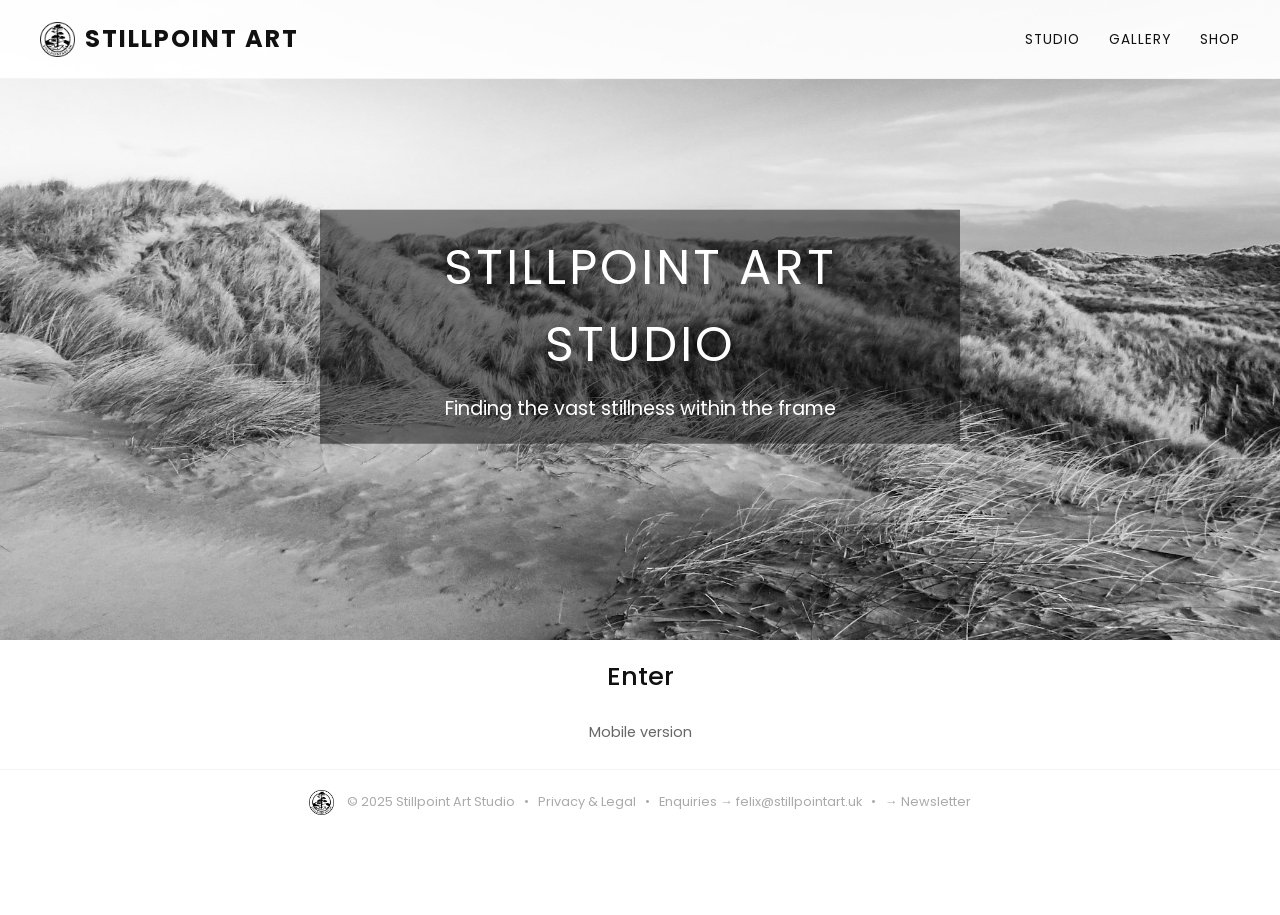
<file: index.html>
<!DOCTYPE html>
<html lang="en">
<head>
    <meta charset="UTF-8">
    <script>
// Mobile redirect – works on every iPhone, even when it lies about screen.width
if (sessionStorage.getItem('mobileDone')) {
    // already redirected this session → do nothing
} else if (/iPhone|iPad|iPod|Android|BlackBerry|IEMobile|Opera Mini/i.test(navigator.userAgent) ||
           /iPhone|iPad|iPod|Android/i.test(navigator.platform) ||
           (screen.width <= 812 && screen.height <= 896)) {

    sessionStorage.setItem('mobileDone', '1');

    var newPage = location.pathname.toLowerCase().includes('studio')
                  ? 'studio-mobile.html'
                  : 'index-mobile.html';

    location.replace(location.origin + '/' + newPage);
}
</script>
    <meta name="viewport" content="width=device-width, initial-scale=1.0">
    <title>Stillpoint Art Studio — Contemplative Monochrome.</title>
    <link rel="stylesheet" href="styles.css">
    <link href="https://fonts.googleapis.com/css2?family=Poppins:wght@400;600;700&display=swap" rel="stylesheet">
    <style>
        /* Home-specific styles */
        .hero {
            position: relative;
            width: 100%;
            height: 80vh; /* 80% of viewport height */
            margin-top: -80px;  /* Pull up to cover space left by header padding */
            overflow: hidden;
            display: flex;
            justify-content: center;
            align-items: center;
        }
        .hero-image {
            width: 100%;
            height: 100%;
            object-fit: cover; /* Ensures image covers the area without distorting */
            filter: grayscale(100%); /* Force B&W for consistency */
        }
        .hero-text {
            position: absolute;
            text-align: center;
            top: 50%;
            left: 50%;
            /* Shift down by 30% of its own height to move it visually away from the header */
            transform: translate(-50%, -30%);
            color: var(--color-white);
            background-color: rgba(17, 17, 17, 0.5); /* Subtle dark overlay for readability */
            padding: 20px 40px;
        }
        .hero h1 {
            font-size: 3rem;
            letter-spacing: 3px;
            text-transform: uppercase;
        }
        .hero p {
            font-size: 1.2rem;
            font-family: var(--font-serif);
            margin-top: 10px;
        }
        @media (max-width: 768px) {
            .hero h1 { font-size: 2rem; }
            .hero p { font-size: 1rem; }
            .hero { height: 70vh; }
        }
    </style>

<!-- MailerLite Universal -->
<script>
    (function(w,d,e,u,f,l,n){w[f]=w[f]||function(){(w[f].q=w[f].q||[])
    .push(arguments);},l=d.createElement(e),l.async=1,l.src=u,
    n=d.getElementsByTagName(e)[0],n.parentNode.insertBefore(l,n);})
    (window,document,'script','https://assets.mailerlite.com/js/universal.js','ml');
    ml('account', '1952817');
</script>
<!-- End MailerLite Universal -->

</head>

<body>
    <header class="header">
        <div class="logo">
            <a href="index.html" class="logo-link">
            <img src="./photos/logo_small_40h.png" alt="Stillpoint Art Studio Logo" class="logo-img">
            <span class="logo-text">Stillpoint Art</span>
        </a>
            </div>
        <nav class="nav">
            <a href="studio.html">Studio</a>
            <a href="gallery.html">Gallery</a>
            <a href="https://stillpointart.bigcartel.com" target="_blank">Shop</a>
    </header>

    <main>
        <div class="hero">
            <img src="./photos/hero-image.jpg" alt="Striking Monochrome Landscape" class="hero-image">
            <div class="hero-text">
                <h1>Stillpoint Art Studio</h1>
                <p>Finding the vast stillness within the frame</p>
            </div>
        </div>
    </main>

    <p style="margin-top:1rem; margin-bottom: 1.5rem; text-align: center;">
        <a href="studio.html" style="font-size:1.6em;font-weight:500;">Enter</a>
    </p>

    <p class="desktop"><a href="index-mobile.html">Mobile version</a></p>
    
    <footer class="footer">
        <img src="./photos/logo_small_40h.png" alt="Stillpoint Logo" style="height:25px; margin-right: 10px; vertical-align: middle;">
        © 2025 Stillpoint Art Studio &nbsp; • &nbsp; <a href="privacyandlegal.html">Privacy & Legal</a> &nbsp; • &nbsp; 
        Enquiries → <a href="mailto:felix@stillpointart.uk">felix@stillpointart.uk</a> &nbsp; • &nbsp; 
        <a class="ml-onclick-form" href="javascript:void(0)" onclick="ml('show', 'kWFltZ', true)"> → Newsletter</a>
    </footer>
</body>
</html>
</file>
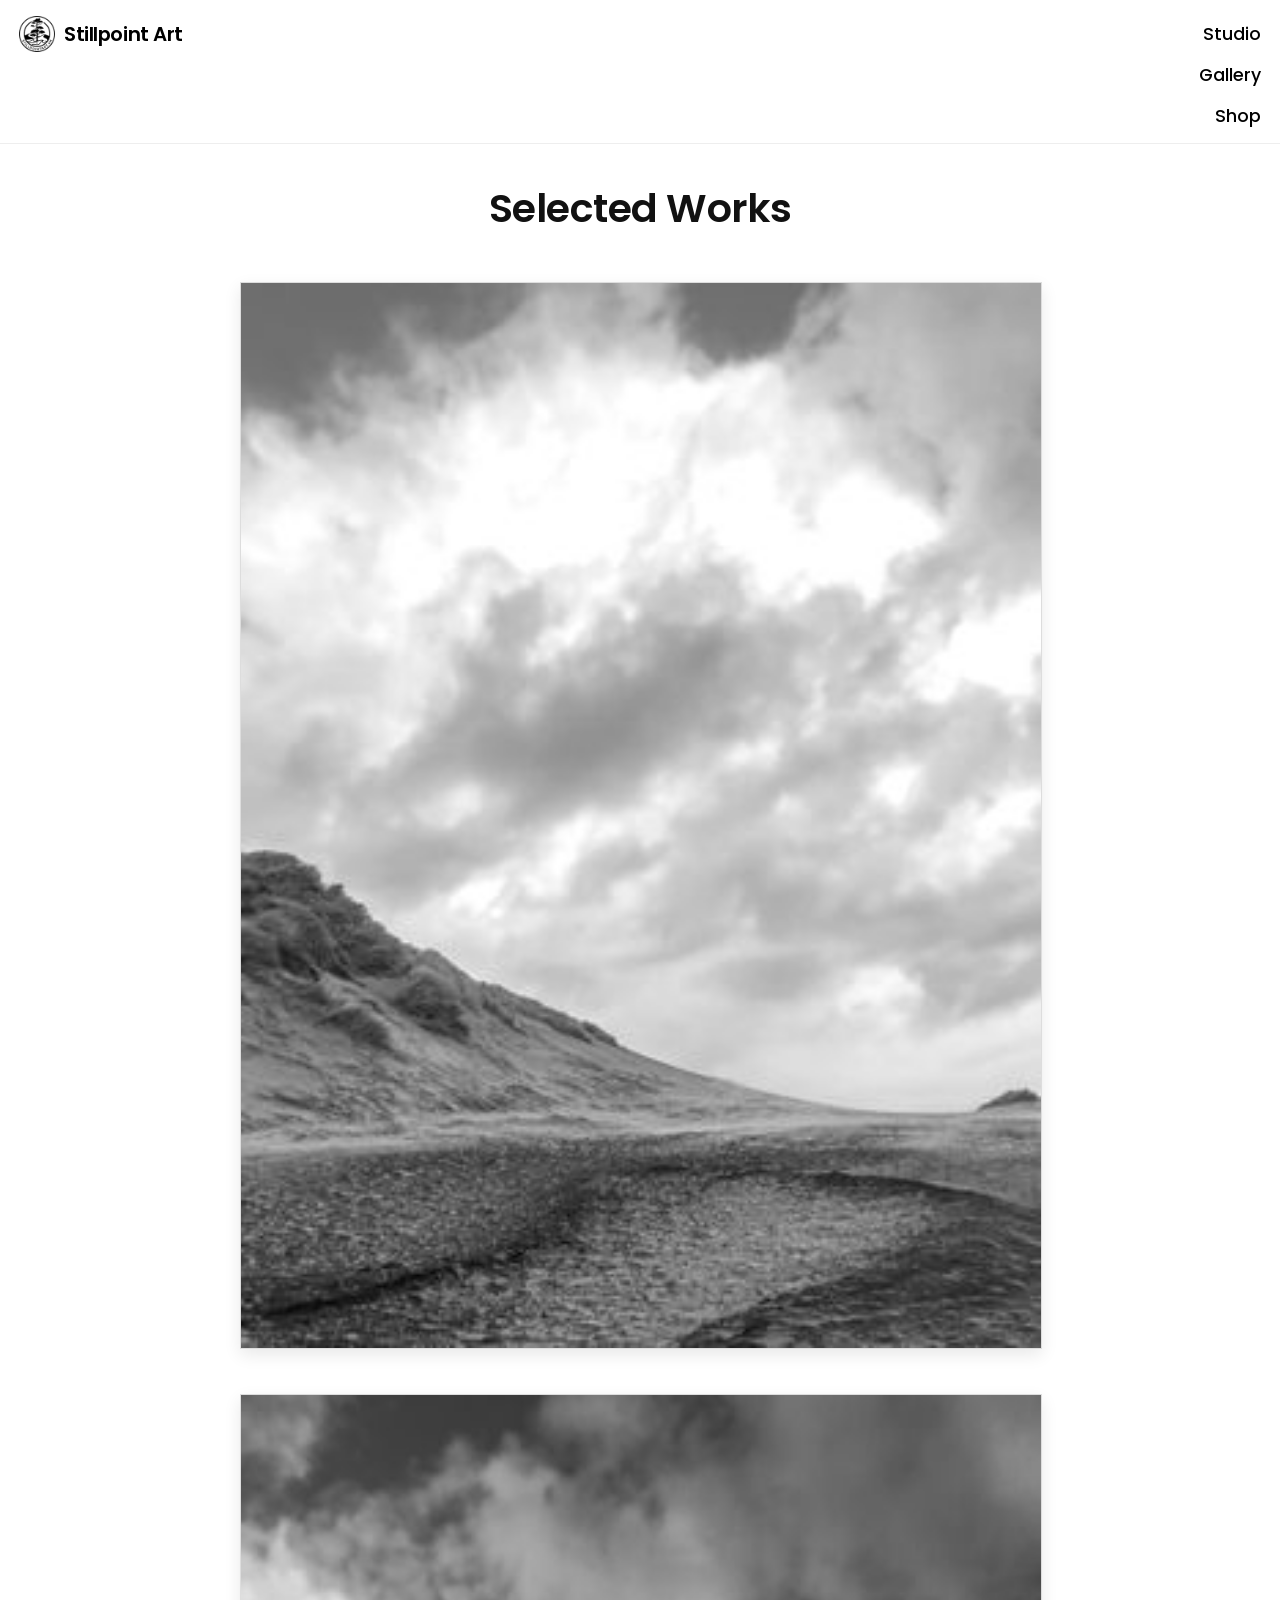
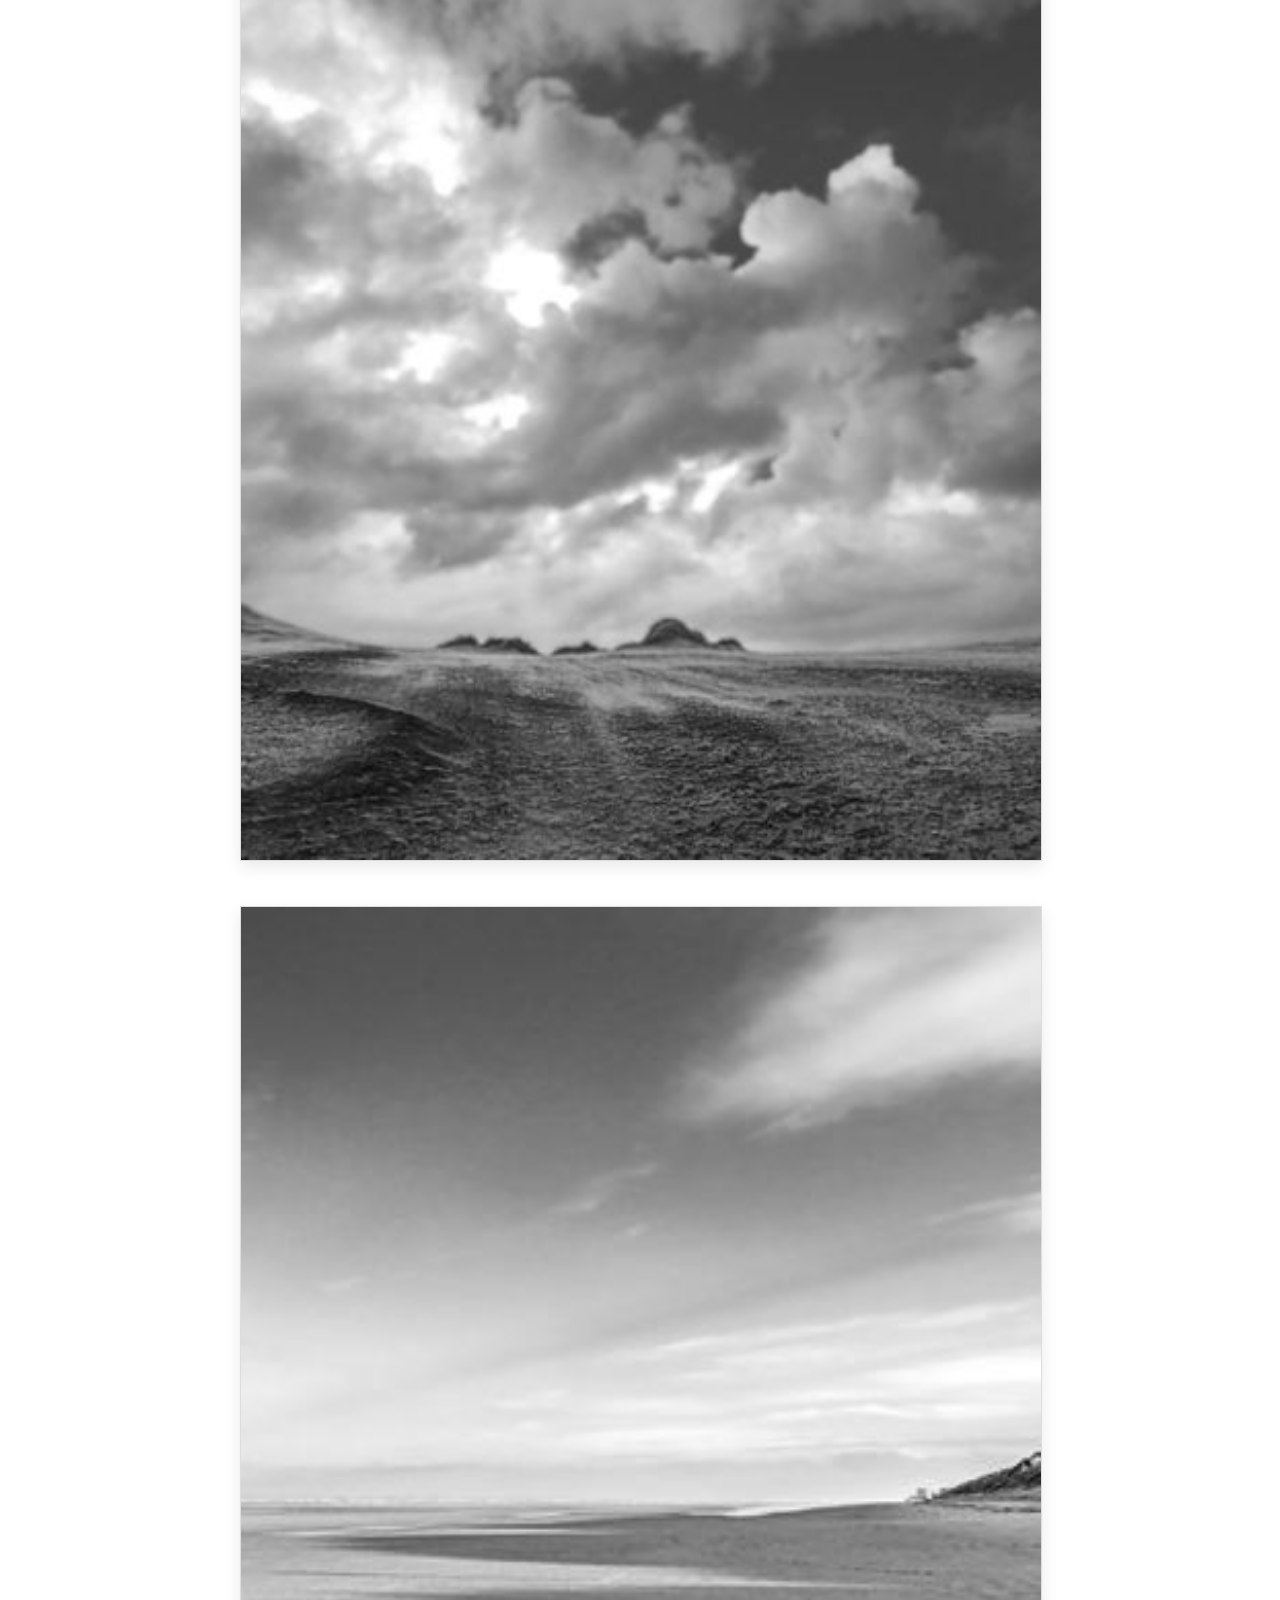
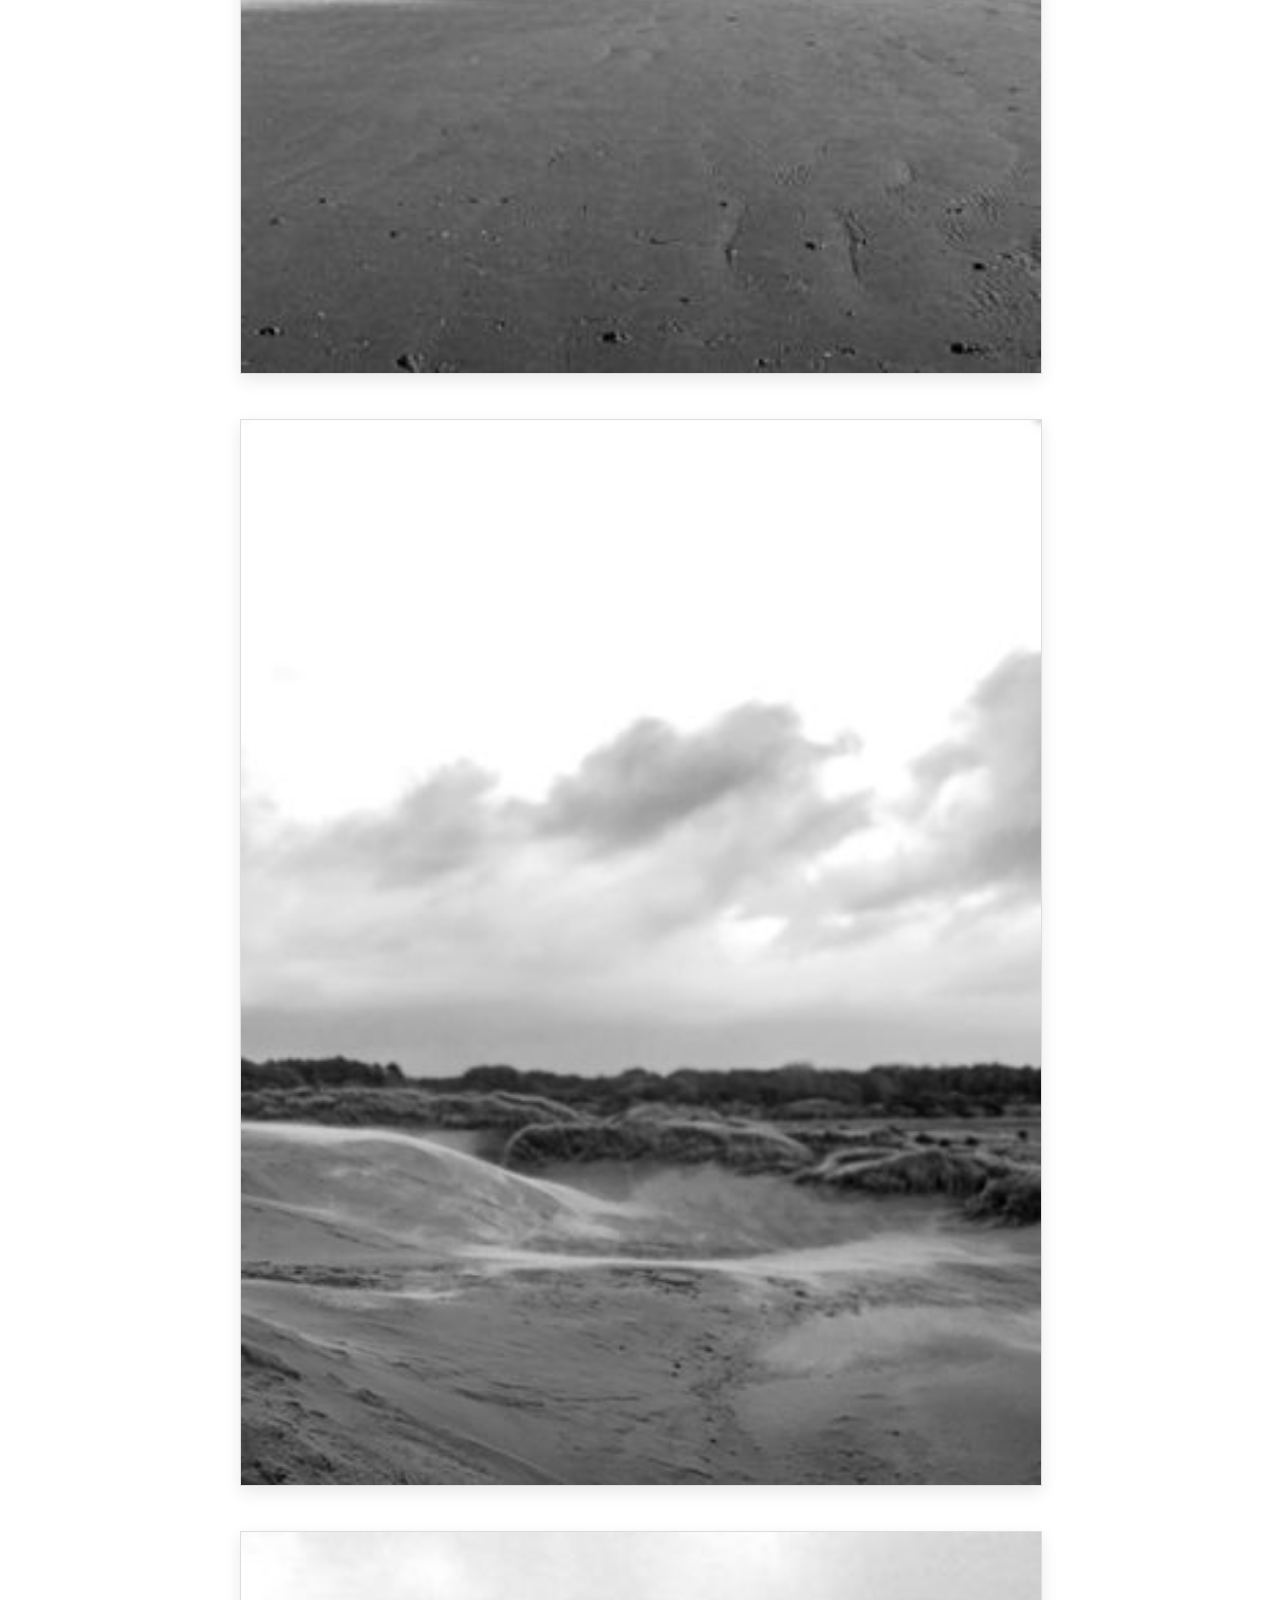
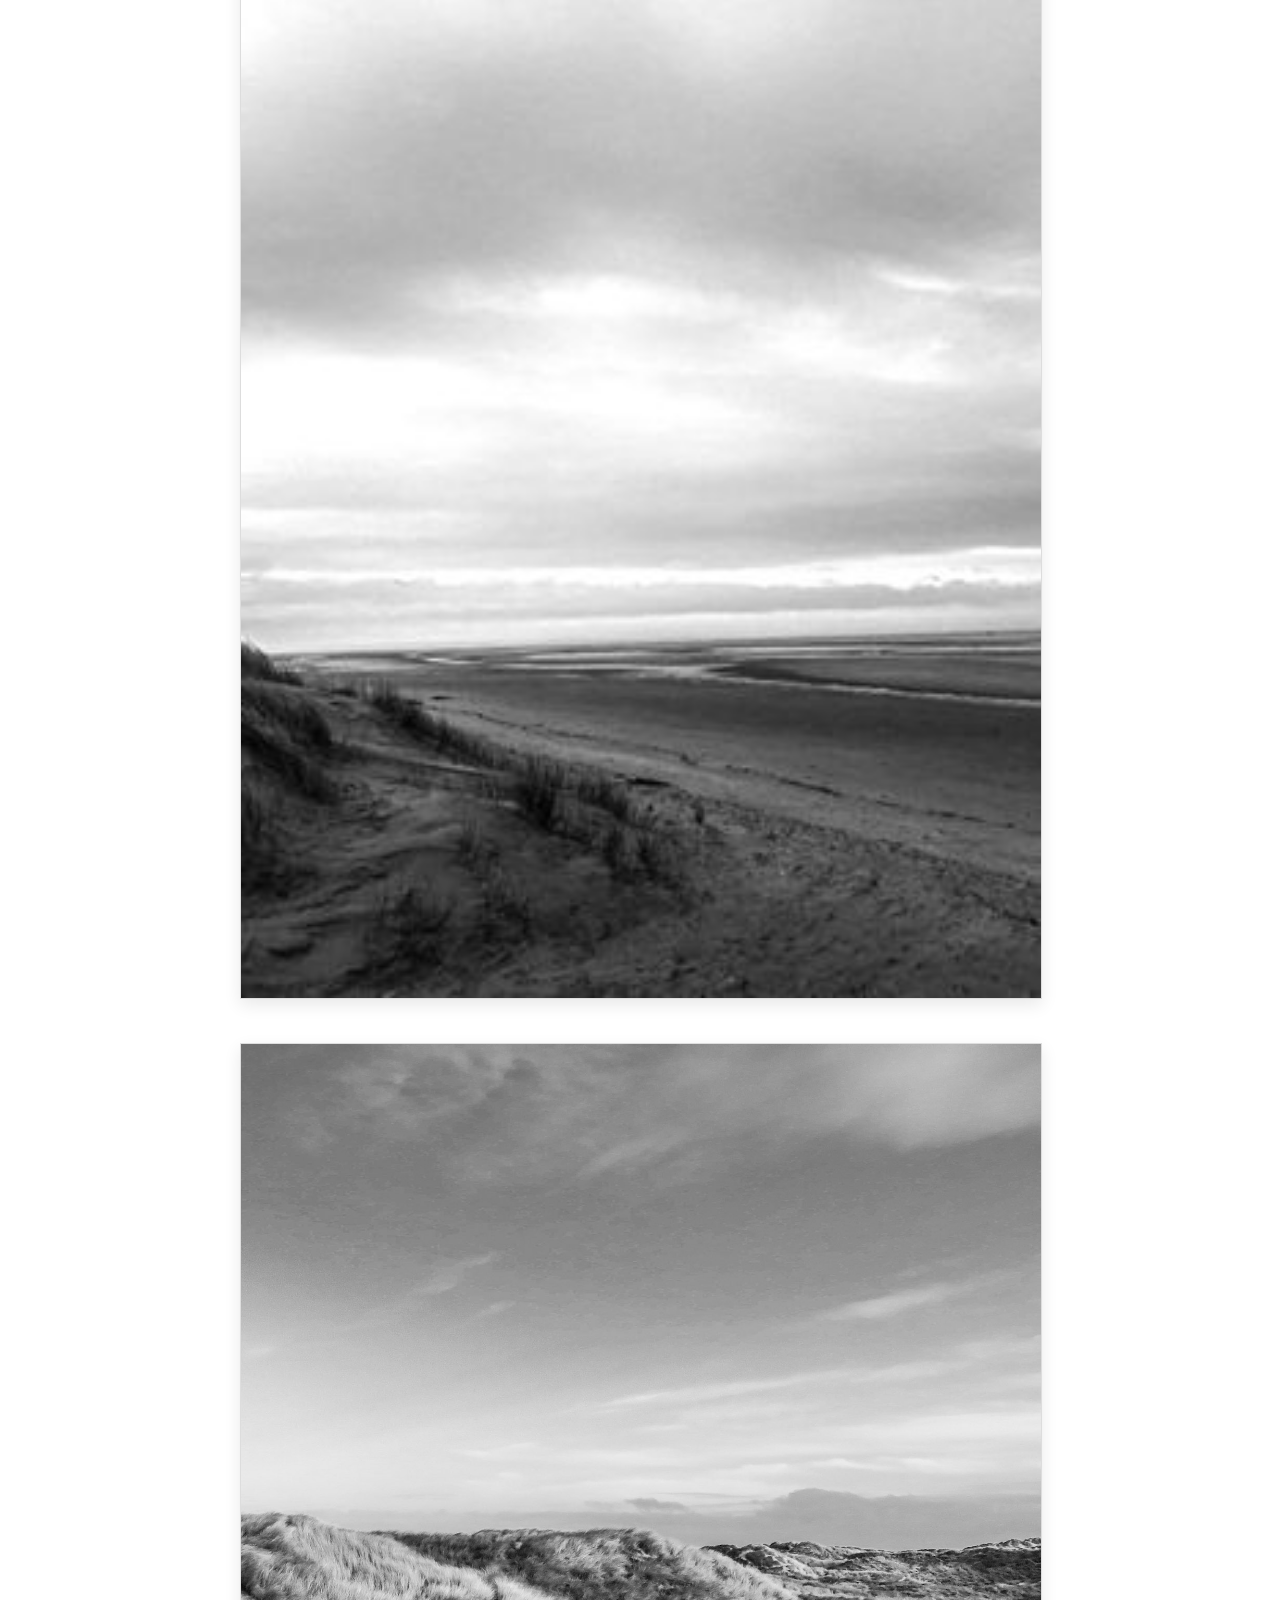
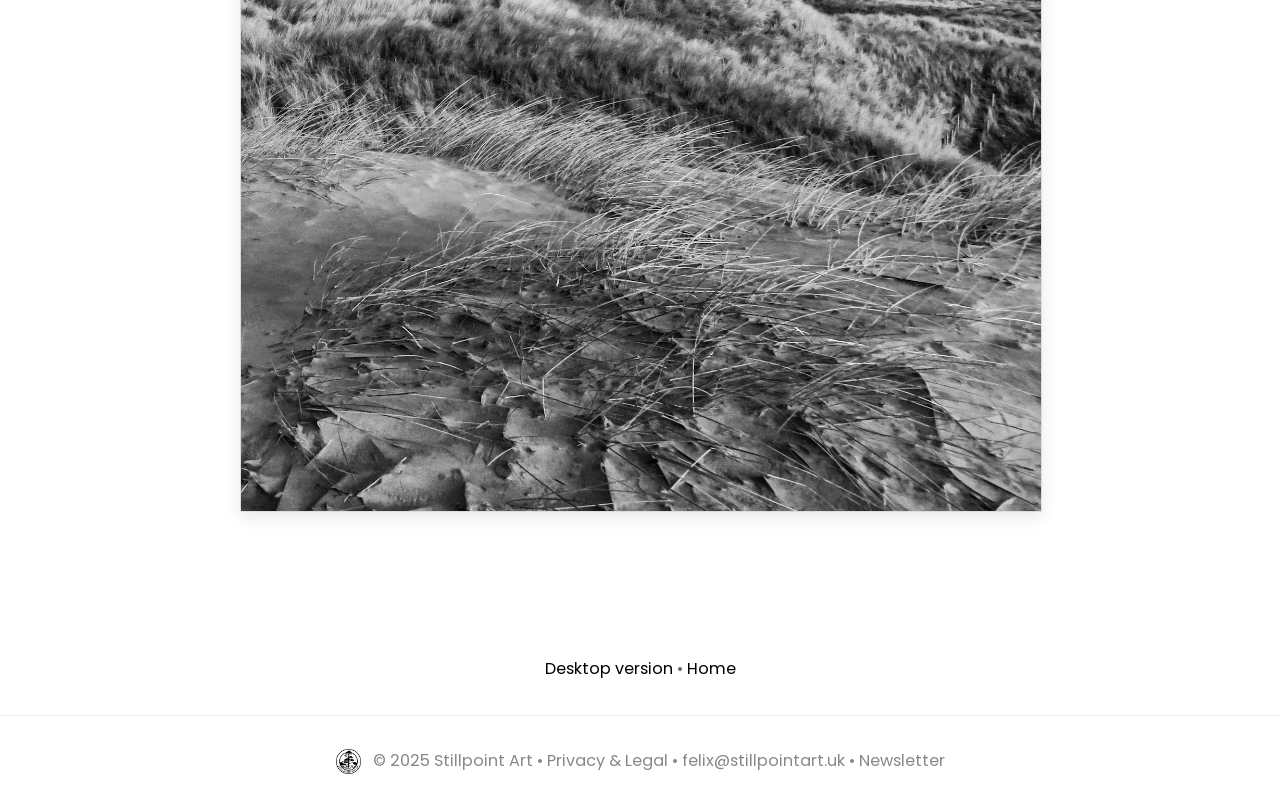
<file: gallery-mobile.html>
<!DOCTYPE html>
<html lang="en">
<head>
    <meta charset="UTF-8">
    <meta name="viewport" content="width=device-width, initial-scale=1.0">
    <title>Gallery — Stillpoint Art Studio</title>
    <link href="https://fonts.googleapis.com/css2?family=Poppins:wght@300;400;500;600;700&display=swap" rel="stylesheet">
    <style>
        body{margin:0;background:#fff;color:#111;font-family:'Poppins',sans-serif;font-size:18px;line-height:1.65;}
        a{color:#000;text-decoration:none;}
        .header{
    padding:1rem 1.2rem 0.6rem;   /* reduced bottom padding = tiny gap */
    border-bottom:1px solid #eee;
    display:flex;
    flex-wrap:wrap;
    justify-content:space-between;
    align-items:flex-start;
}
.logo-link{
    display:flex;
    align-items:center;
    font-weight:600;
    font-size:1.1em;
    white-space:nowrap;
    letter-spacing:-0.45px;
    text-decoration:none;
}
.logo-img{
    height:36px;
    width:auto;
    margin-right:9px;
    border:none !important;
    object-fit:contain;
}
.nav{
    display:flex;
    flex-direction:column;     /* stacks them vertically */
    text-align:right;
    gap:0.35rem;               /* tiny, elegant spacing between links */
    margin-top:0;         /* tiny gap from the logo line */
}
.nav a{
    font-weight:500;
    font-size:0.98em;
    padding:0.2rem 0;
}
        .container{padding:2rem 1.2rem 4rem;text-align:center;}
        h2{font-size:2.2em;font-weight:600;margin:0 0 2.5rem;letter-spacing:-0.5px;}
        .gallery-grid{display:grid;grid-template-columns:1fr;gap:2.8rem;max-width:800px;margin:0 auto;}
        .gallery-item img{width:100%;height:auto;display:block;object-fit:cover;border:1px solid #ddd;
                         box-shadow:0 6px 16px rgba(0,0,0,0.09);transition:transform .4s ease;}
        .gallery-item img:active{transform:scale(0.98);}
        .footer{text-align:center;padding:2rem 1rem;border-top:1px solid #eee;font-size:0.9em;color:#888;}
        .footer img{height:25px;margin-right:8px;vertical-align:middle;}
                .footer a {
    color: #888; /* Set links to the same light gray */
    text-decoration: none;
    transition: color 0.2s ease;
}

.footer-email {
    color: #888;
}
        .desktop{text-align:center;margin:5rem 0 2rem;color:#666;font-size:0.9em;}
    </style>
    <!-- MailerLite Universal -->
<script>
    (function(w,d,e,u,f,l,n){w[f]=w[f]||function(){(w[f].q=w[f].q||[])
    .push(arguments);},l=d.createElement(e),l.async=1,l.src=u,
    n=d.getElementsByTagName(e)[0],n.parentNode.insertBefore(l,n);})
    (window,document,'script','https://assets.mailerlite.com/js/universal.js','ml');
    ml('account', '1952817');
</script>
<!-- End MailerLite Universal -->
 
</head>
<body>

<header class="header">
    <a href="index-mobile.html" class="logo-link">
        <img src="./photos/logo_small_40h.png" alt="Logo" class="logo-img">
        <span>Stillpoint Art</span>
    </a>

    <nav class="nav">
        <a href="studio-mobile.html">Studio</a>
        <a href="gallery-mobile.html">Gallery</a>
        <a href="https://stillpointart.bigcartel.com" target="_blank">Shop</a>
    </nav>
</header>

<div class="container">
    <h2>Selected Works</h2>
    <div class="gallery-grid">
        <div class="gallery-item"><img src="./photos/print-01.jpg" alt="Stillpoint Print 1" loading="lazy"></div>
        <div class="gallery-item"><img src="./photos/print-02.jpg" alt="Stillpoint Print 2" loading="lazy"></div>
        <div class="gallery-item"><img src="./photos/print-03.jpg" alt="Stillpoint Print 3" loading="lazy"></div>
        <div class="gallery-item"><img src="./photos/print-04.jpg" alt="Stillpoint Print 4" loading="lazy"></div>
        <div class="gallery-item"><img src="./photos/print-05.jpg" alt="Stillpoint Print 5" loading="lazy"></div>
        <div class="gallery-item"><img src="./photos/print-06.jpg" alt="Stillpoint Print 6" loading="lazy"></div>
    </div>
</div>

<div class="desktop"><a href="gallery.html">Desktop version</a> • <a href="index-mobile.html">Home</a></div>

<footer class="footer">
    <img src="./photos/logo_small_40h.png" alt="Stillpoint Logo">
    © 2025 Stillpoint Art • <a href="privacyandlegal-mobile.html">Privacy & Legal</a> • 
    <a href="mailto:felix@stillpointart.uk">felix@stillpointart.uk</a> • 
    <a class="ml-onclick-form" href="javascript:void(0)" onclick="ml('show', 'kWFltZ', true)">Newsletter</a>
</footer>

</body>
</html>
</file>
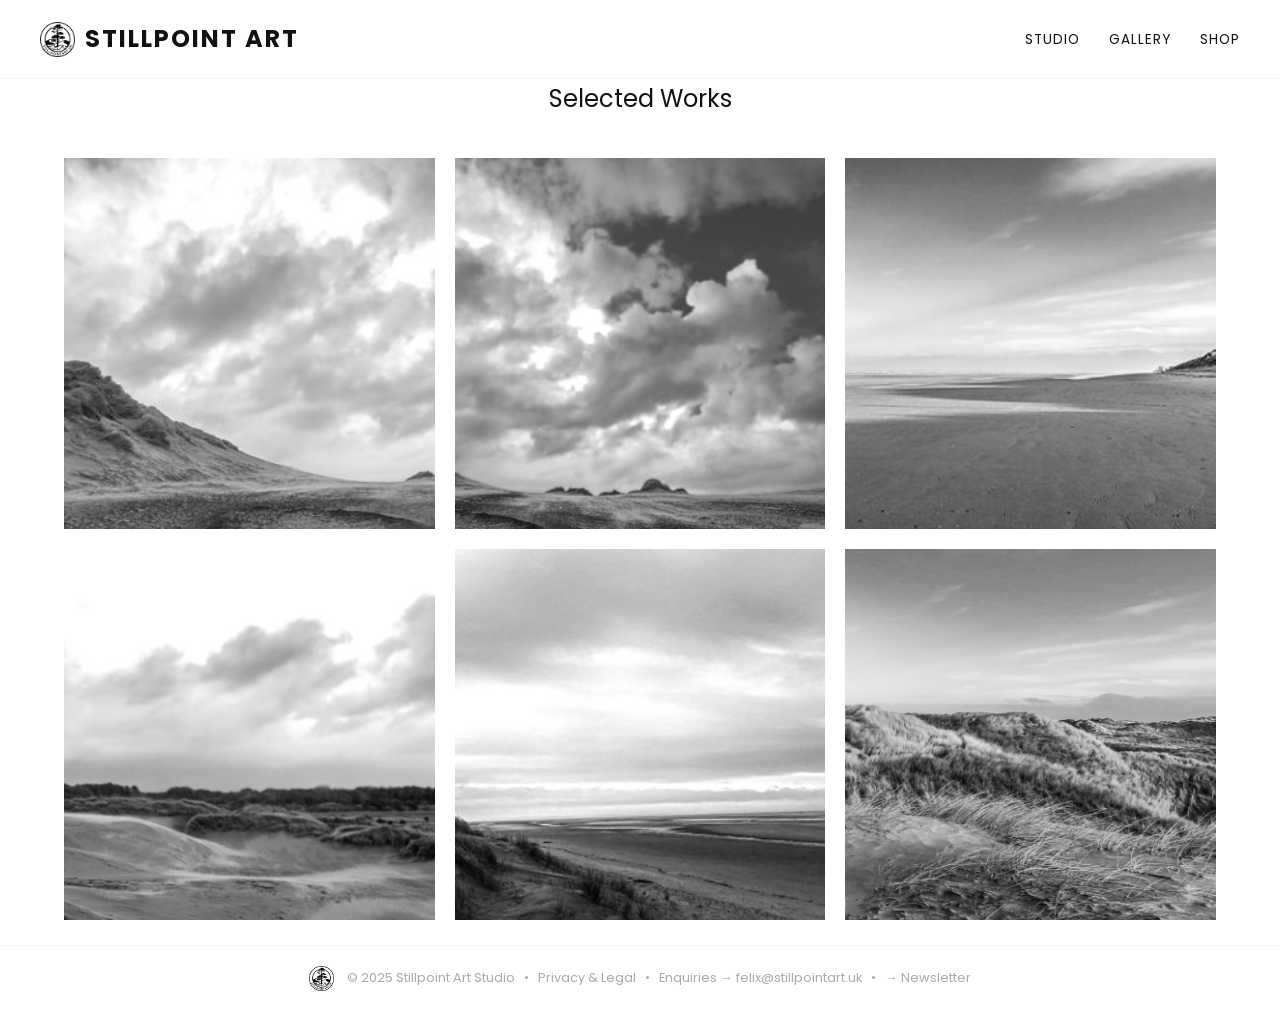
<file: gallery.html>
<!DOCTYPE html>
<html lang="en">
<head>
    <meta charset="UTF-8">
    <meta name="viewport" content="width=device-width, initial-scale=1.0">
    <title>Gallery — Stillpoint Art Studio</title>
    <link rel="stylesheet" href="styles.css">
    <link href="https://fonts.googleapis.com/css2?family=Poppins:wght@400;600;700&display=swap" rel="stylesheet">
    <style>
        /* Gallery-specific styles */
        .gallery-grid {
            display: grid;
            grid-template-columns: repeat(auto-fit, minmax(300px, 1fr)); /* Responsive grid */
            gap: 20px;
            margin-top: 40px;
        }
        .gallery-item {
            overflow: hidden;
            position: relative;
            cursor: pointer;
            aspect-ratio: 1 / 1; /* Force square aspect ratio */
        }
        .gallery-item img {
            width: 100%;
            height: 100%;
            object-fit: cover;
            display: block;
            filter: grayscale(100%);
            transition: transform 0.5s;
        }
        .gallery-item img:hover {
            transform: scale(1.05); /* Subtle zoom on hover */
        }

        /* Responsive Adjustments for Grid */
        @media (max-width: 600px) {
            .gallery-grid {
                grid-template-columns: 1fr; /* Stack on small screens */
            }
        }
    </style>

<!-- MailerLite Universal -->
<script>
    (function(w,d,e,u,f,l,n){w[f]=w[f]||function(){(w[f].q=w[f].q||[])
    .push(arguments);},l=d.createElement(e),l.async=1,l.src=u,
    n=d.getElementsByTagName(e)[0],n.parentNode.insertBefore(l,n);})
    (window,document,'script','https://assets.mailerlite.com/js/universal.js','ml');
    ml('account', '1952817');
</script>
<!-- End MailerLite Universal -->


</head>
<body>
    <header class="header">
        <div class="logo">
            <a href="index.html" class="logo-link">
                <img src="./photos/logo_small_40h.png" alt="Stillpoint Art Studio Logo" class="logo-img">
                <span class="logo-text">Stillpoint Art</span>
            </a>
        </div>
        <nav class="nav">
            <a href="studio.html">Studio</a>
            <a href="gallery.html">Gallery</a>
            <a href="https://stillpointart.bigcartel.com" target="_blank">Shop</a>
        </nav>
    </header>

    <main class="container">
        <h2 style="text-align: center; margin-bottom: 40px;">Selected Works</h2>
        
        <div class="gallery-grid">
            <div class="gallery-item"><img src="./photos/print-01.jpg" alt="Stillpoint Print 1" loading="lazy"></div>
            <div class="gallery-item"><img src="./photos/print-02.jpg" alt="Stillpoint Print 2" loading="lazy"></div>
            <div class="gallery-item"><img src="./photos/print-03.jpg" alt="Stillpoint Print 3" loading="lazy"></div>
            <div class="gallery-item"><img src="./photos/print-04.jpg" alt="Stillpoint Print 4" loading="lazy"></div>
            <div class="gallery-item"><img src="./photos/print-05.jpg" alt="Stillpoint Print 5" loading="lazy"></div>
            <div class="gallery-item"><img src="./photos/print-06.jpg" alt="Stillpoint Print 6" loading="lazy"></div>
            </div>
    </main>
    
    <footer class="footer">
        <img src="./photos/logo_small_40h.png" alt="Stillpoint Logo" style="height:25px; margin-right: 10px; vertical-align: middle;">
        © 2025 Stillpoint Art Studio &nbsp; • &nbsp; <a href="privacyandlegal.html">Privacy & Legal</a> &nbsp; • &nbsp; 
        Enquiries → <a href="mailto:felix@stillpointart.uk">felix@stillpointart.uk</a> &nbsp; • &nbsp; 
        <a class="ml-onclick-form" href="javascript:void(0)" onclick="ml('show', 'kWFltZ', true)"> → Newsletter</a>
    </footer>
    </body>
</html>
</file>
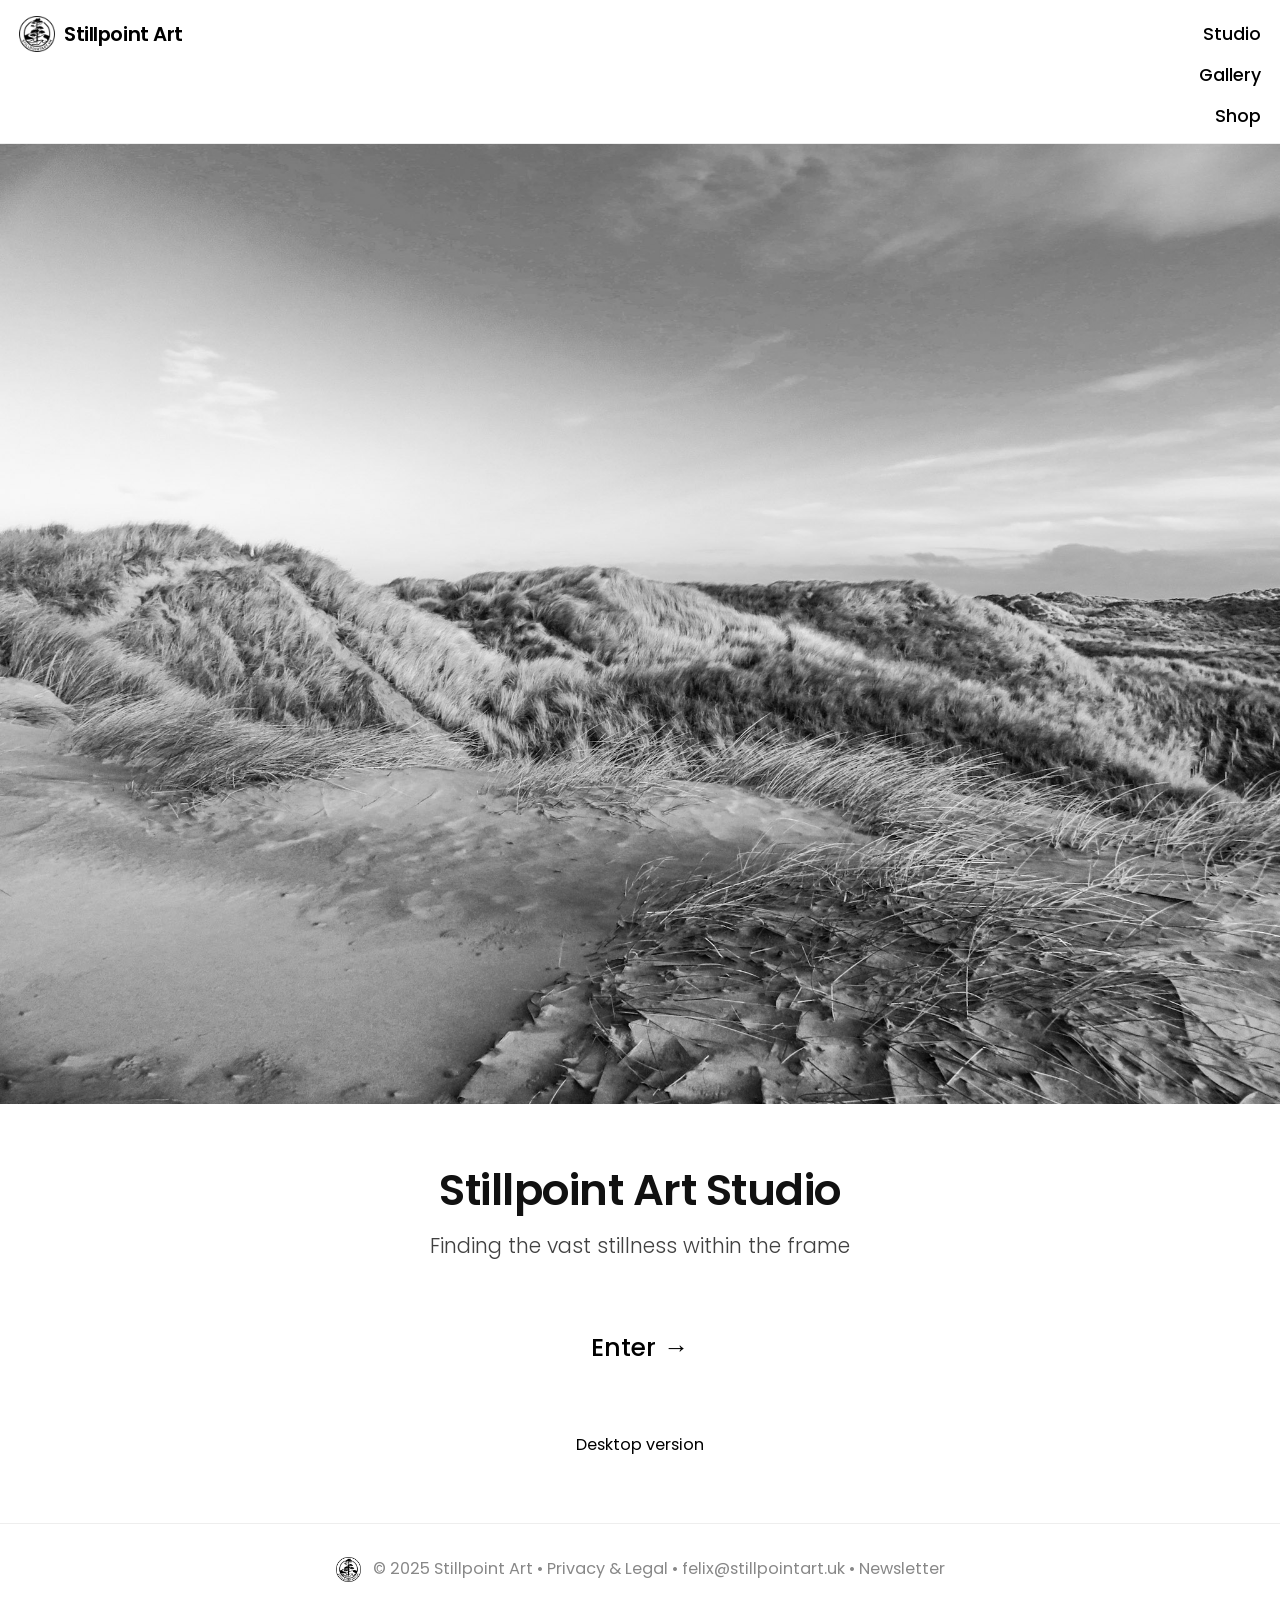
<file: index-mobile.html>
<!DOCTYPE html>
<html lang="en">
<head>
    <meta charset="UTF-8">
    <meta name="viewport" content="width=device-width, initial-scale=1.0">
    <title>Stillpoint Art Studio — Contemplative Monochrome</title>
    <link href="https://fonts.googleapis.com/css2?family=Poppins:wght@300;400;500;600;700&display=swap" rel="stylesheet">
    <style>
        body{margin:0;background:#fff;color:#111;font-family:'Poppins',sans-serif;font-size:18px;line-height:1.65;}
        a{color:#000;text-decoration:none;}
       .header{
    padding:1rem 1.2rem 0.6rem;   /* reduced bottom padding = tiny gap */
    border-bottom:1px solid #eee;
    display:flex;
    flex-wrap:wrap;
    justify-content:space-between;
    align-items:flex-start;
}
.logo-link{
    display:flex;
    align-items:center;
    font-weight:600;
    font-size:1.1em;
    white-space:nowrap;
    letter-spacing:-0.45px;
    text-decoration:none;
}
.logo-img{
    height:36px;
    width:auto;
    margin-right:9px;
    border:none !important;
    object-fit:contain;
}
.nav{
    display:flex;
    flex-direction:column;     /* stacks them vertically */
    text-align:right;
    gap:0.35rem;               /* tiny, elegant spacing between links */
    margin-top:0;         /* tiny gap from the logo line */
}
.nav a{
    font-weight:500;
    font-size:0.98em;
    padding:0.2rem 0;
}
        .container{padding:2rem 1.2rem 4rem;text-align:center;}
        h1{font-size:2.4em;font-weight:600;margin:1.5rem 0 .5rem;letter-spacing:-0.5px;line-height: 1.4;}
        h2{font-size:1.15em;font-weight:300;opacity:0.8;margin:0;}
        img.hero{width:100%;height:auto;display:block;margin:0;}
        .tagline{font-size:1.1em;margin:2rem 0 3rem;opacity:0.9;}
        .footer{text-align:center;padding:2rem 1rem;border-top:1px solid #eee;font-size:0.9em;color:#888;}
        .footer img{height:25px;margin-right:8px;vertical-align:middle;}
                .footer a {
    color: #888; /* Set links to the same light gray */
    text-decoration: none;
    transition: color 0.2s ease;
}

.footer-email {
    color: #888;
}
        .desktop{display:block;margin:4rem auto 0;color:#666;font-size:0.9em;}
    </style>

    <!-- MailerLite Universal -->
<script>
    (function(w,d,e,u,f,l,n){w[f]=w[f]||function(){(w[f].q=w[f].q||[])
    .push(arguments);},l=d.createElement(e),l.async=1,l.src=u,
    n=d.getElementsByTagName(e)[0],n.parentNode.insertBefore(l,n);})
    (window,document,'script','https://assets.mailerlite.com/js/universal.js','ml');
    ml('account', '1952817');
</script>
<!-- End MailerLite Universal -->
 
</head>
<body>

<header class="header">
    <a href="index-mobile.html" class="logo-link">
        <img src="./photos/logo_small_40h.png" alt="Logo" class="logo-img">
        <span>Stillpoint Art</span>
    </a>

    <nav class="nav">
        <a href="studio-mobile.html">Studio</a>
        <a href="gallery-mobile.html">Gallery</a>
        <a href="https://stillpointart.bigcartel.com" target="_blank">Shop</a>
    </nav>
</header>

<img src="photos/hero-image.jpg" alt="Striking Monochrome Landscape" class="hero">

<div class="container">
    <h1>Stillpoint Art Studio</h1>
    <h2>Finding the vast stillness within the frame</h2>

    <p style="margin-top:4rem;">
        <a href="studio-mobile.html" style="font-size:1.4em;font-weight:500;">Enter →</a>
    </p>

    <p class="desktop"><a href="index.html">Desktop version</a></p>
</div>

<footer class="footer">
    <img src="./photos/logo_small_40h.png" alt="Stillpoint Logo">
    © 2025 Stillpoint Art • <a href="privacyandlegal-mobile.html">Privacy & Legal</a> • 
    <a href="mailto:felix@stillpointart.uk">felix@stillpointart.uk</a> • 
    <a class="ml-onclick-form" href="javascript:void(0)" onclick="ml('show', 'kWFltZ', true)">Newsletter</a>
</footer>

</body>
</html>
</file>
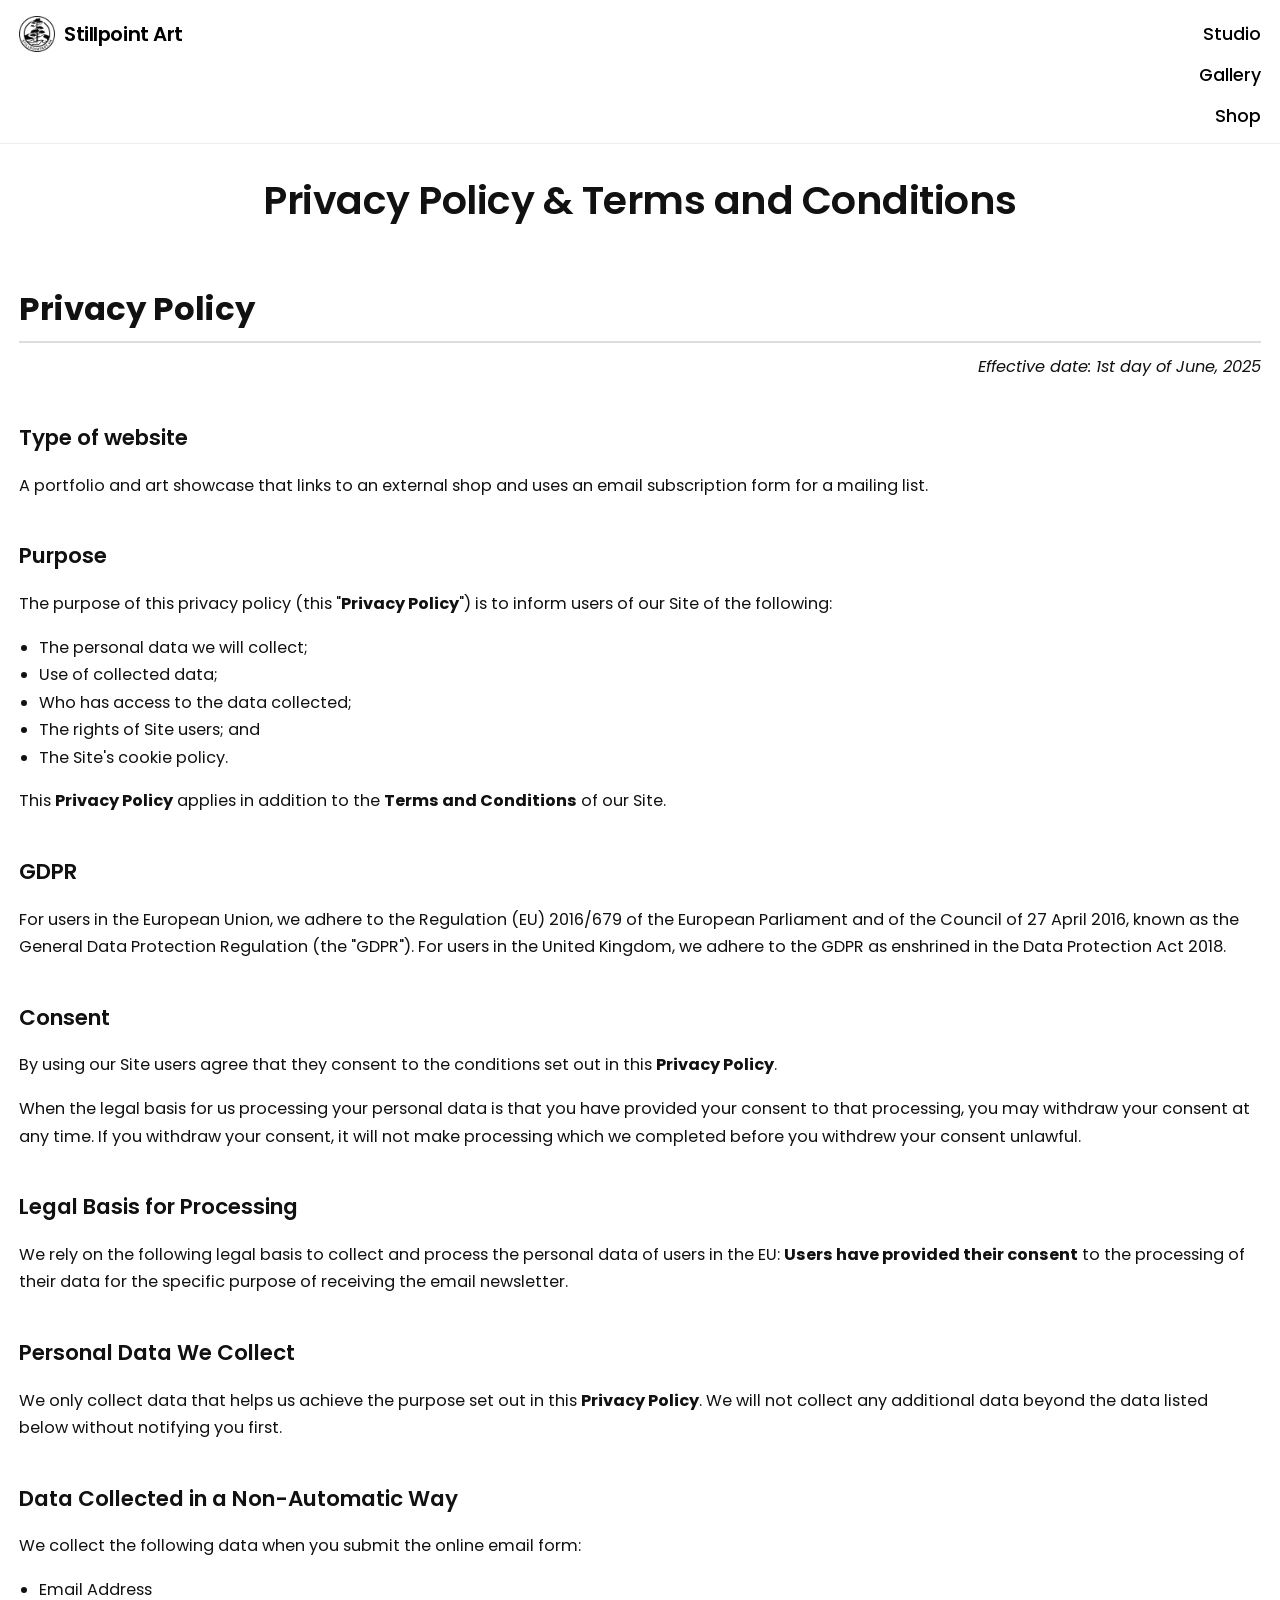
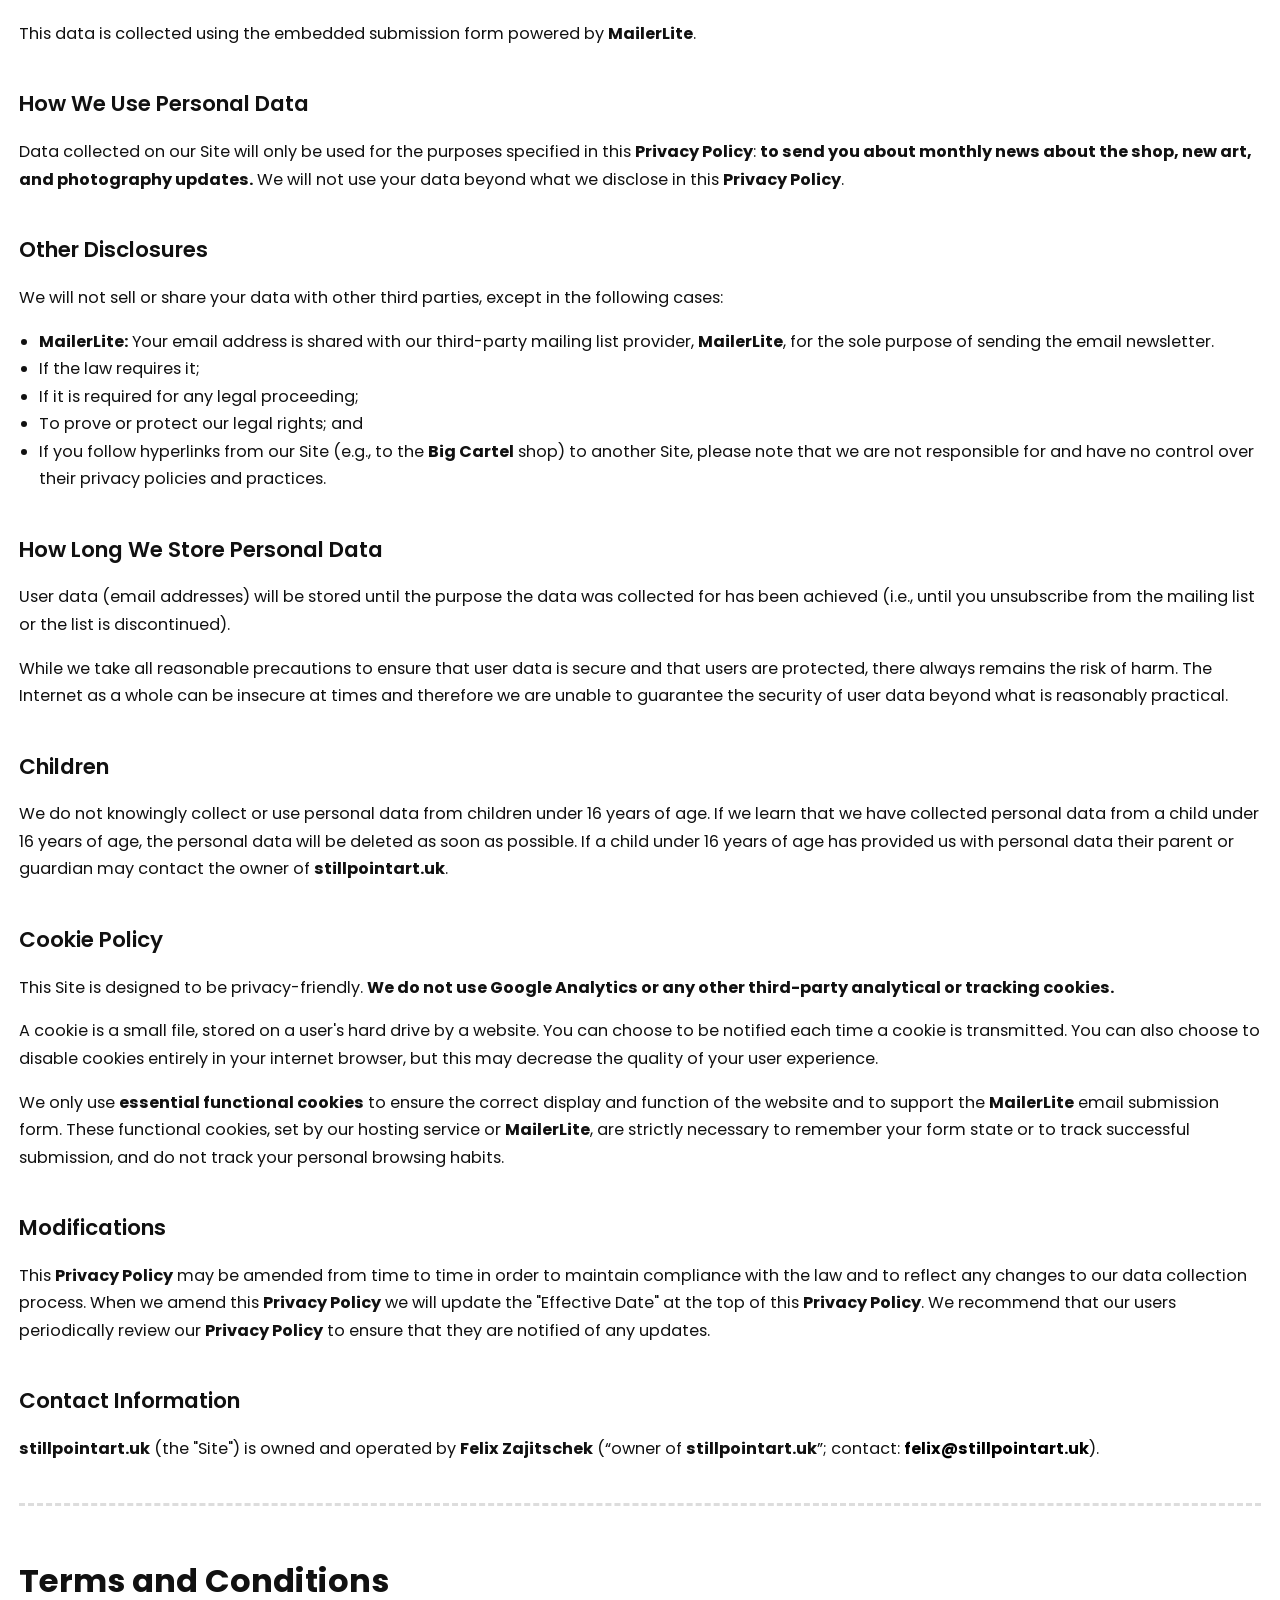
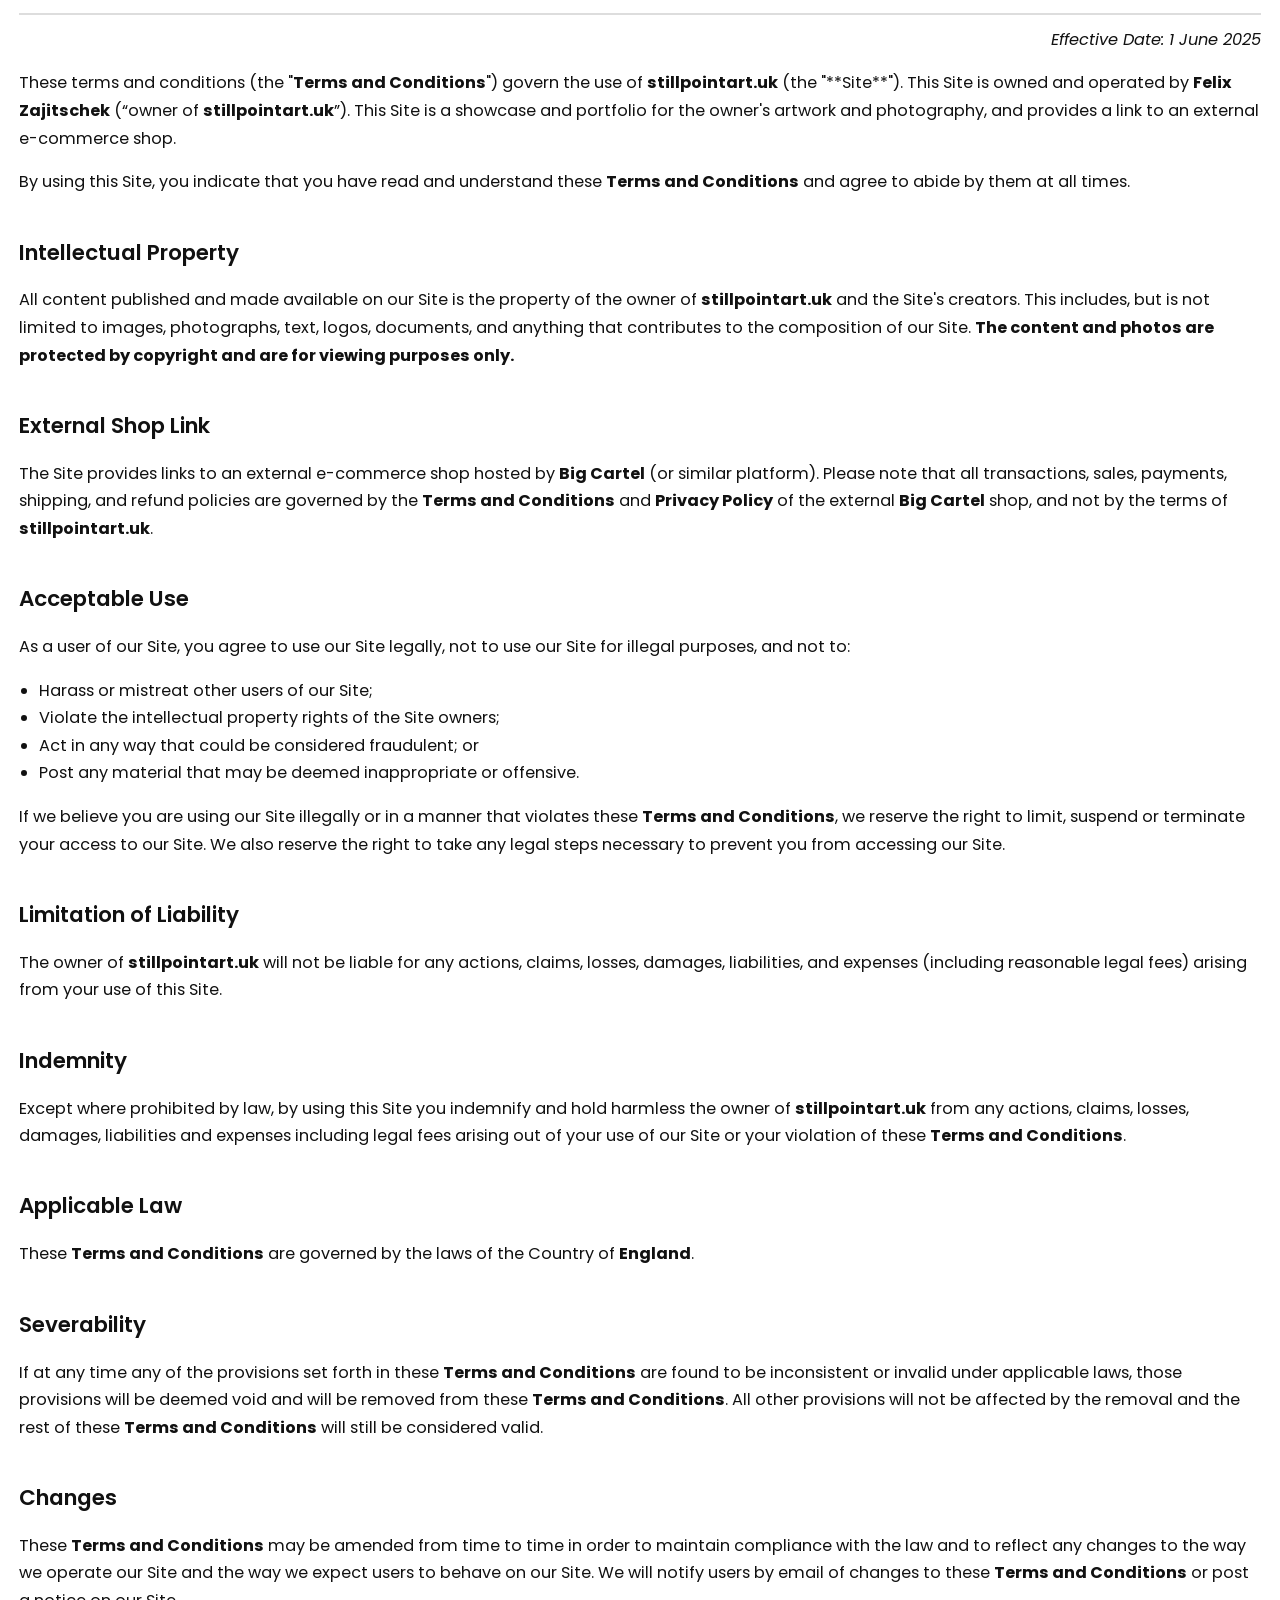
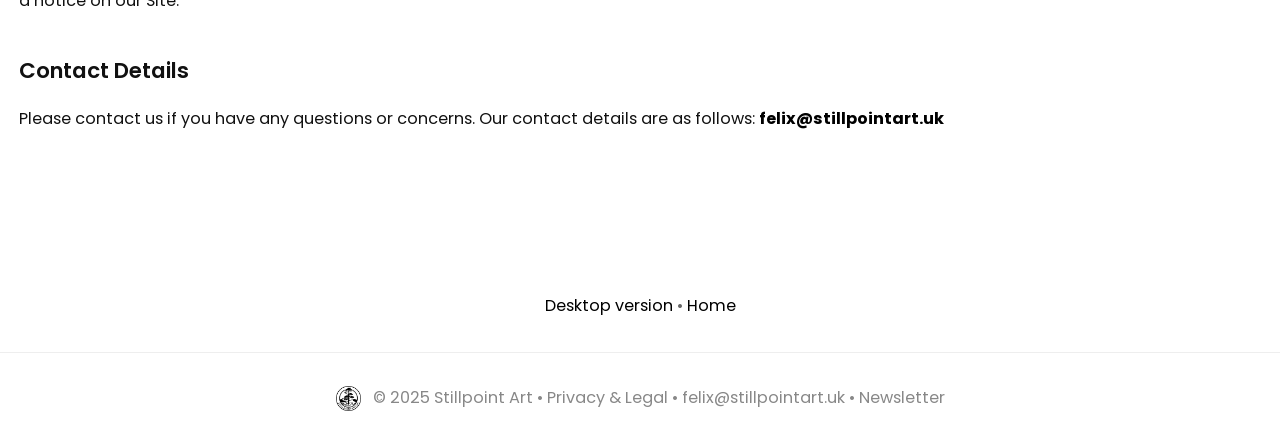
<file: privacyandlegal-mobile.html>
<!DOCTYPE html>
<html lang="en">
<head>
    <meta charset="UTF-8">
    <meta name="viewport" content="width=device-width, initial-scale=1.0">
    <title>Privacy & Legal — Stillpoint Art Studio</title>
    <link href="https://fonts.googleapis.com/css2?family=Poppins:wght@300;400;500;600;700&display=swap" rel="stylesheet">
    <style>
        body{margin:0;background:#fff;color:#111;font-family:'Poppins',sans-serif;font-size:18px;line-height:1.65;}
        a{color:#000;text-decoration:none;}
        .header{
            padding:1rem 1.2rem 0.6rem;
            border-bottom:1px solid #eee;
            display:flex;
            flex-wrap:wrap;
            justify-content:space-between;
            align-items:flex-start;
        }
        .logo-link{
            display:flex;
            align-items:center;
            font-weight:600;
            font-size:1.1em;
            white-space:nowrap;
            letter-spacing:-0.45px;
            text-decoration:none;
        }
        .logo-img{
            height:36px;
            width:auto;
            margin-right:9px;
            border:none !important;
            object-fit:contain;
        }
        .nav{
            display:flex;
            flex-direction:column;
            text-align:right;
            gap:0.35rem;
            margin-top:0;
        }
        .nav a{
            font-weight:500;
            font-size:0.98em;
            padding:0.2rem 0;
        }
        .container{padding:1.5rem 1.2rem 4rem;text-align:center;}
        h2{font-size:2.2em;font-weight:600;margin:0 0 2.5rem;letter-spacing:-0.5px;}
        .footer{text-align:center;padding:2rem 1rem;border-top:1px solid #eee;font-size:0.9em;color:#888;}
        .footer img{height:25px;margin-right:8px;vertical-align:middle;}
        .footer a {
            color: #888;
            text-decoration: none;
            transition: color 0.2s ease;
        }
        .desktop{text-align:center;margin:5rem 0 2rem;color:#666;font-size:0.9em;}

        /* Policy-Specific Mobile Styles */
        .policy-content {
            text-align: left;
            margin: 0 auto;
        }
        .policy-content h1 {
            font-size: 1.8em;
            font-weight: 700;
            margin: 1.5em 0 0.8em;
            border-bottom: 2px solid #ddd;
            padding-bottom: 5px;
        }
        .policy-content h3 {
            font-size: 1.2em;
            font-weight: 600;
            margin-top: 1.8em;
            margin-bottom: 0.4em;
        }
        .policy-content p, .policy-content ul {
            font-size: 0.9em;
            margin-bottom: 1em;
            line-height: 1.7;
        }
        .policy-content ul {
            padding-left: 20px;
        }
        .policy-separator {
            margin: 40px 0;
            border-top: 3px dashed #ddd;
        }
        .effective-date {
            text-align: right;
            font-style: italic;
            font-size: 0.8em;
            margin-top: -15px;
        }
    </style>
    
    <!-- MailerLite Universal -->
<script>
    (function(w,d,e,u,f,l,n){w[f]=w[f]||function(){(w[f].q=w[f].q||[])
    .push(arguments);},l=d.createElement(e),l.async=1,l.src=u,
    n=d.getElementsByTagName(e)[0],n.parentNode.insertBefore(l,n);})
    (window,document,'script','https://assets.mailerlite.com/js/universal.js','ml');
    ml('account', '1952817');
</script>
<!-- End MailerLite Universal -->

</head>
<body>

<header class="header">
    <a href="index-mobile.html" class="logo-link">
        <img src="./photos/logo_small_40h.png" alt="Logo" class="logo-img">
        <span>Stillpoint Art</span>
    </a>

    <nav class="nav">
        <a href="studio-mobile.html">Studio</a>
        <a href="gallery-mobile.html">Gallery</a>
        <a href="https://stillpointart.bigcartel.com" target="_blank">Shop</a>
    </nav>
</header>

<div class="container">
    <h2>Privacy Policy & Terms and Conditions</h2>
    <div class="policy-content">

        <h1>Privacy Policy</h1>
        <p class="effective-date">Effective date: 1st day of June, 2025</p>

        <h3>Type of website</h3>
        <p>A portfolio and art showcase that links to an external shop and uses an email subscription form for a mailing list.</p>

        <h3>Purpose</h3>
        <p>The purpose of this privacy policy (this "<strong>Privacy Policy</strong>") is to inform users of our Site of the following:</p>
        <ul>
            <li>The personal data we will collect;</li>
            <li>Use of collected data;</li>
            <li>Who has access to the data collected;</li>
            <li>The rights of Site users; and</li>
            <li>The Site's cookie policy.</li>
        </ul>
        <p>This <strong>Privacy Policy</strong> applies in addition to the <strong>Terms and Conditions</strong> of our Site.</p>

        <h3>GDPR</h3>
        <p>For users in the European Union, we adhere to the Regulation (EU) 2016/679 of the European Parliament and of the Council of 27 April 2016, known as the General Data Protection Regulation (the "GDPR"). For users in the United Kingdom, we adhere to the GDPR as enshrined in the Data Protection Act 2018.</p>

        <h3>Consent</h3>
        <p>By using our Site users agree that they consent to the conditions set out in this <strong>Privacy Policy</strong>.</p>
        <p>When the legal basis for us processing your personal data is that you have provided your consent to that processing, you may withdraw your consent at any time. If you withdraw your consent, it will not make processing which we completed before you withdrew your consent unlawful.</p>

        <h3>Legal Basis for Processing</h3>
        <p>We rely on the following legal basis to collect and process the personal data of users in the EU: <strong>Users have provided their consent</strong> to the processing of their data for the specific purpose of receiving the email newsletter.</p>

        <h3>Personal Data We Collect</h3>
        <p>We only collect data that helps us achieve the purpose set out in this <strong>Privacy Policy</strong>. We will not collect any additional data beyond the data listed below without notifying you first.</p>

        <h3>Data Collected in a Non-Automatic Way</h3>
        <p>We collect the following data when you submit the online email form:</p>
        <ul>
            <li>Email Address</li>
        </ul>
        <p>This data is collected using the embedded submission form powered by <strong>MailerLite</strong>.</p>

        <h3>How We Use Personal Data</h3>
        <p>Data collected on our Site will only be used for the purposes specified in this <strong>Privacy Policy</strong>: <strong>to send you about monthly news about the shop, new art, and photography updates.</strong> We will not use your data beyond what we disclose in this <strong>Privacy Policy</strong>.</p>

        <h3>Other Disclosures</h3>
        <p>We will not sell or share your data with other third parties, except in the following cases:</p>
        <ul>
            <li><strong>MailerLite:</strong> Your email address is shared with our third-party mailing list provider, <strong>MailerLite</strong>, for the sole purpose of sending the email newsletter.</li>
            <li>If the law requires it;</li>
            <li>If it is required for any legal proceeding;</li>
            <li>To prove or protect our legal rights; and</li>
            <li>If you follow hyperlinks from our Site (e.g., to the <strong>Big Cartel</strong> shop) to another Site, please note that we are not responsible for and have no control over their privacy policies and practices.</li>
        </ul>

        <h3>How Long We Store Personal Data</h3>
        <p>User data (email addresses) will be stored until the purpose the data was collected for has been achieved (i.e., until you unsubscribe from the mailing list or the list is discontinued).</p>
        <p>While we take all reasonable precautions to ensure that user data is secure and that users are protected, there always remains the risk of harm. The Internet as a whole can be insecure at times and therefore we are unable to guarantee the security of user data beyond what is reasonably practical.</p>

        <h3>Children</h3>
        <p>We do not knowingly collect or use personal data from children under 16 years of age. If we learn that we have collected personal data from a child under 16 years of age, the personal data will be deleted as soon as possible. If a child under 16 years of age has provided us with personal data their parent or guardian may contact the owner of <strong>stillpointart.uk</strong>.</p>

        <h3>Cookie Policy</h3>
        <p>This Site is designed to be privacy-friendly. <strong>We do not use Google Analytics or any other third-party analytical or tracking cookies.</strong></p>
        <p>A cookie is a small file, stored on a user's hard drive by a website. You can choose to be notified each time a cookie is transmitted. You can also choose to disable cookies entirely in your internet browser, but this may decrease the quality of your user experience.</p>
        <p>We only use <strong>essential functional cookies</strong> to ensure the correct display and function of the website and to support the <strong>MailerLite</strong> email submission form. These functional cookies, set by our hosting service or <strong>MailerLite</strong>, are strictly necessary to remember your form state or to track successful submission, and do not track your personal browsing habits.</p>

        <h3>Modifications</h3>
        <p>This <strong>Privacy Policy</strong> may be amended from time to time in order to maintain compliance with the law and to reflect any changes to our data collection process. When we amend this <strong>Privacy Policy</strong> we will update the "Effective Date" at the top of this <strong>Privacy Policy</strong>. We recommend that our users periodically review our <strong>Privacy Policy</strong> to ensure that they are notified of any updates.</p>

        <h3>Contact Information</h3>
        <p><strong>stillpointart.uk</strong> (the "Site") is owned and operated by <strong>Felix Zajitschek</strong> (“owner of <strong>stillpointart.uk</strong>”; contact: <strong><a href="mailto:felix@stillpointart.uk">felix@stillpointart.uk</a></strong>).</p>

        <div class="policy-separator"></div>

        <h1>Terms and Conditions</h1>
        <p class="effective-date">Effective Date: 1 June 2025</p>
        
        <p>These terms and conditions (the "<strong>Terms and Conditions</strong>") govern the use of <strong>stillpointart.uk</strong> (the "**Site**"). This Site is owned and operated by <strong>Felix Zajitschek</strong> (“owner of <strong>stillpointart.uk</strong>”). This Site is a showcase and portfolio for the owner's artwork and photography, and provides a link to an external e-commerce shop.</p>
        <p>By using this Site, you indicate that you have read and understand these <strong>Terms and Conditions</strong> and agree to abide by them at all times.</p>

        <h3>Intellectual Property</h3>
        <p>All content published and made available on our Site is the property of the owner of <strong>stillpointart.uk</strong> and the Site's creators. This includes, but is not limited to images, photographs, text, logos, documents, and anything that contributes to the composition of our Site. <strong>The content and photos are protected by copyright and are for viewing purposes only.</strong></p>

        <h3>External Shop Link</h3>
        <p>The Site provides links to an external e-commerce shop hosted by <strong>Big Cartel</strong> (or similar platform). Please note that all transactions, sales, payments, shipping, and refund policies are governed by the <strong>Terms and Conditions</strong> and <strong>Privacy Policy</strong> of the external <strong>Big Cartel</strong> shop, and not by the terms of <strong>stillpointart.uk</strong>.</p>

        <h3>Acceptable Use</h3>
        <p>As a user of our Site, you agree to use our Site legally, not to use our Site for illegal purposes, and not to:</p>
        <ul>
            <li>Harass or mistreat other users of our Site;</li>
            <li>Violate the intellectual property rights of the Site owners;</li>
            <li>Act in any way that could be considered fraudulent; or</li>
            <li>Post any material that may be deemed inappropriate or offensive.</li>
        </ul>
        <p>If we believe you are using our Site illegally or in a manner that violates these <strong>Terms and Conditions</strong>, we reserve the right to limit, suspend or terminate your access to our Site. We also reserve the right to take any legal steps necessary to prevent you from accessing our Site.</p>

        <h3>Limitation of Liability</h3>
        <p>The owner of <strong>stillpointart.uk</strong> will not be liable for any actions, claims, losses, damages, liabilities, and expenses (including reasonable legal fees) arising from your use of this Site.</p>

        <h3>Indemnity</h3>
        <p>Except where prohibited by law, by using this Site you indemnify and hold harmless the owner of <strong>stillpointart.uk</strong> from any actions, claims, losses, damages, liabilities and expenses including legal fees arising out of your use of our Site or your violation of these <strong>Terms and Conditions</strong>.</p>

        <h3>Applicable Law</h3>
        <p>These <strong>Terms and Conditions</strong> are governed by the laws of the Country of <strong>England</strong>.</p>

        <h3>Severability</h3>
        <p>If at any time any of the provisions set forth in these <strong>Terms and Conditions</strong> are found to be inconsistent or invalid under applicable laws, those provisions will be deemed void and will be removed from these <strong>Terms and Conditions</strong>. All other provisions will not be affected by the removal and the rest of these <strong>Terms and Conditions</strong> will still be considered valid.</p>

        <h3>Changes</h3>
        <p>These <strong>Terms and Conditions</strong> may be amended from time to time in order to maintain compliance with the law and to reflect any changes to the way we operate our Site and the way we expect users to behave on our Site. We will notify users by email of changes to these <strong>Terms and Conditions</strong> or post a notice on our Site.</p>

        <h3>Contact Details</h3>
        <p>Please contact us if you have any questions or concerns. Our contact details are as follows: <strong><a href="mailto:felix@stillpointart.uk">felix@stillpointart.uk</a></strong></p>
    </div>
</div>

<div class="desktop"><a href="privacyandlegal.html">Desktop version</a> • <a href="index-mobile.html">Home</a></div>

<footer class="footer">
    <img src="./photos/logo_small_40h.png" alt="Stillpoint Logo">
    © 2025 Stillpoint Art • <a href="privacyandlegal-mobile.html">Privacy & Legal</a> • 
    <a href="mailto:felix@stillpointart.uk">felix@stillpointart.uk</a> • 
    <a class="ml-onclick-form" href="javascript:void(0)" onclick="ml('show', 'kWFltZ', true)">Newsletter</a>
</footer>

</body>
</html>
</file>
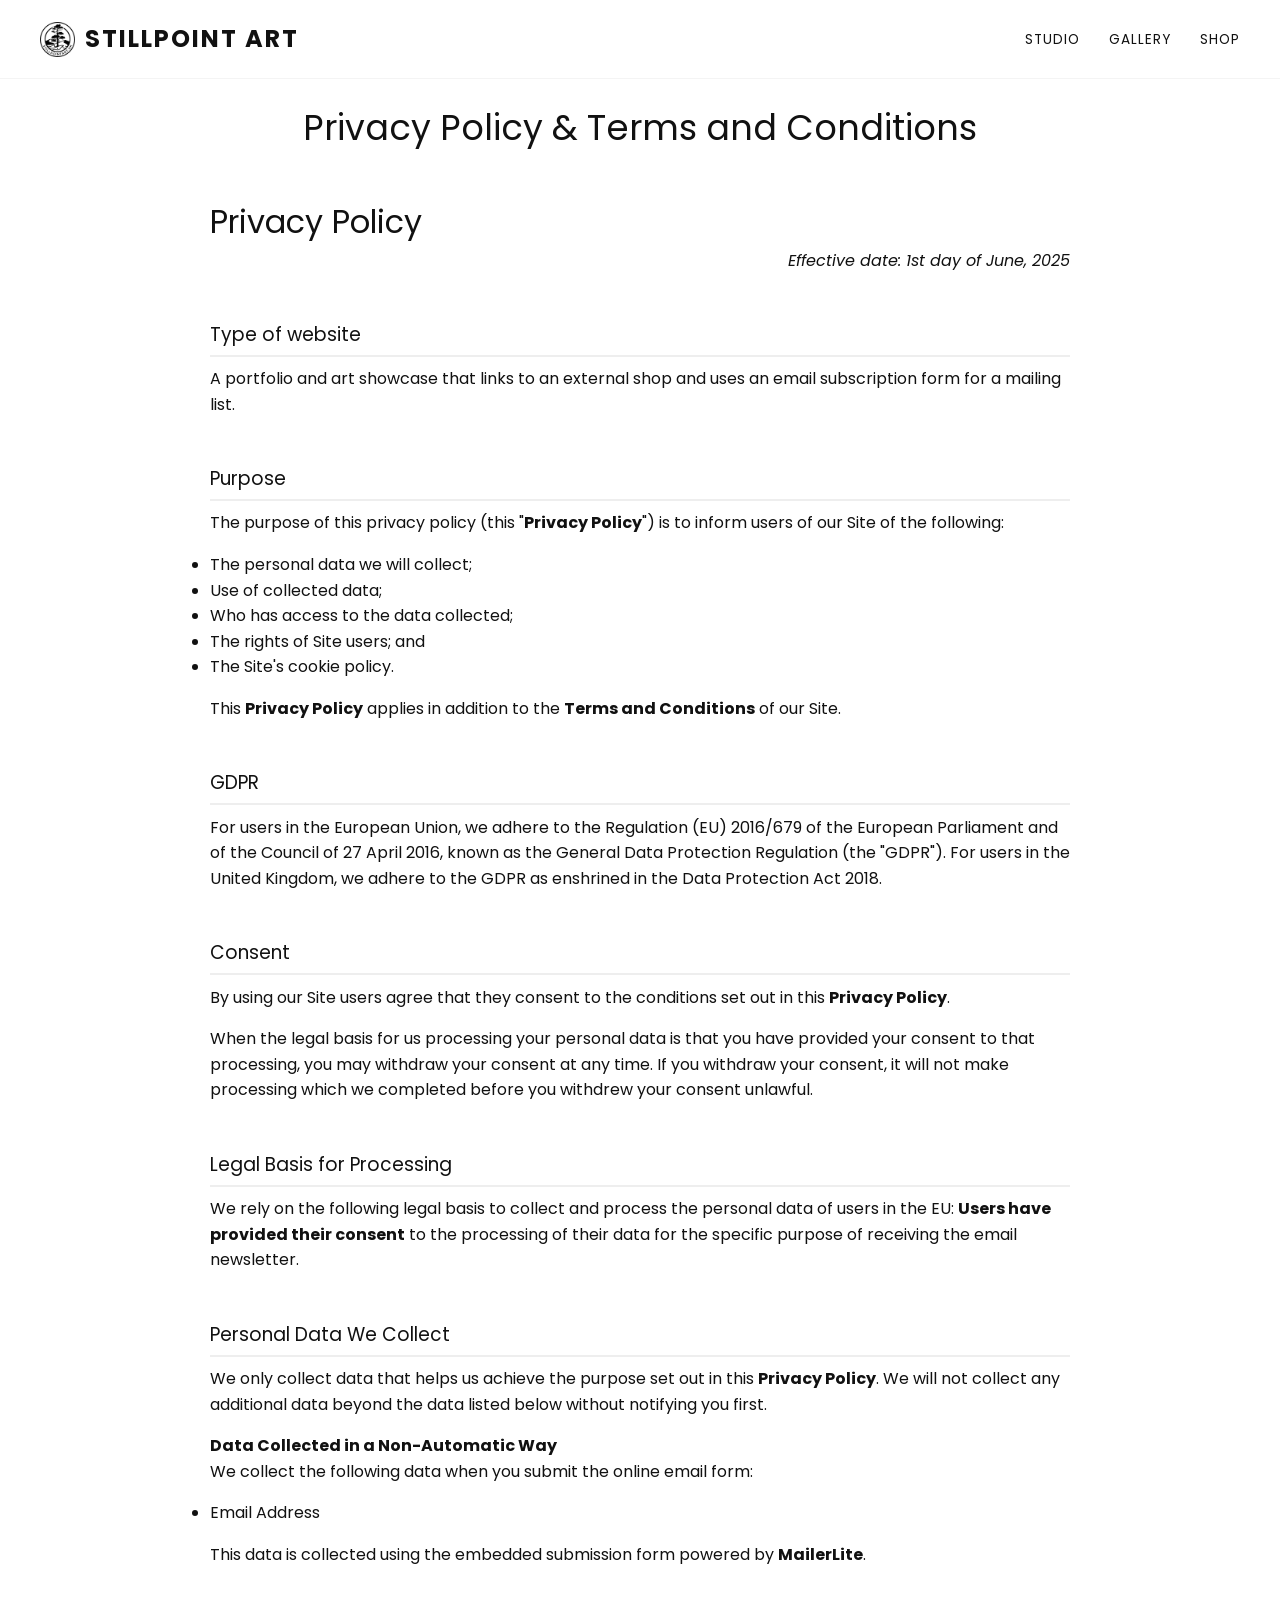
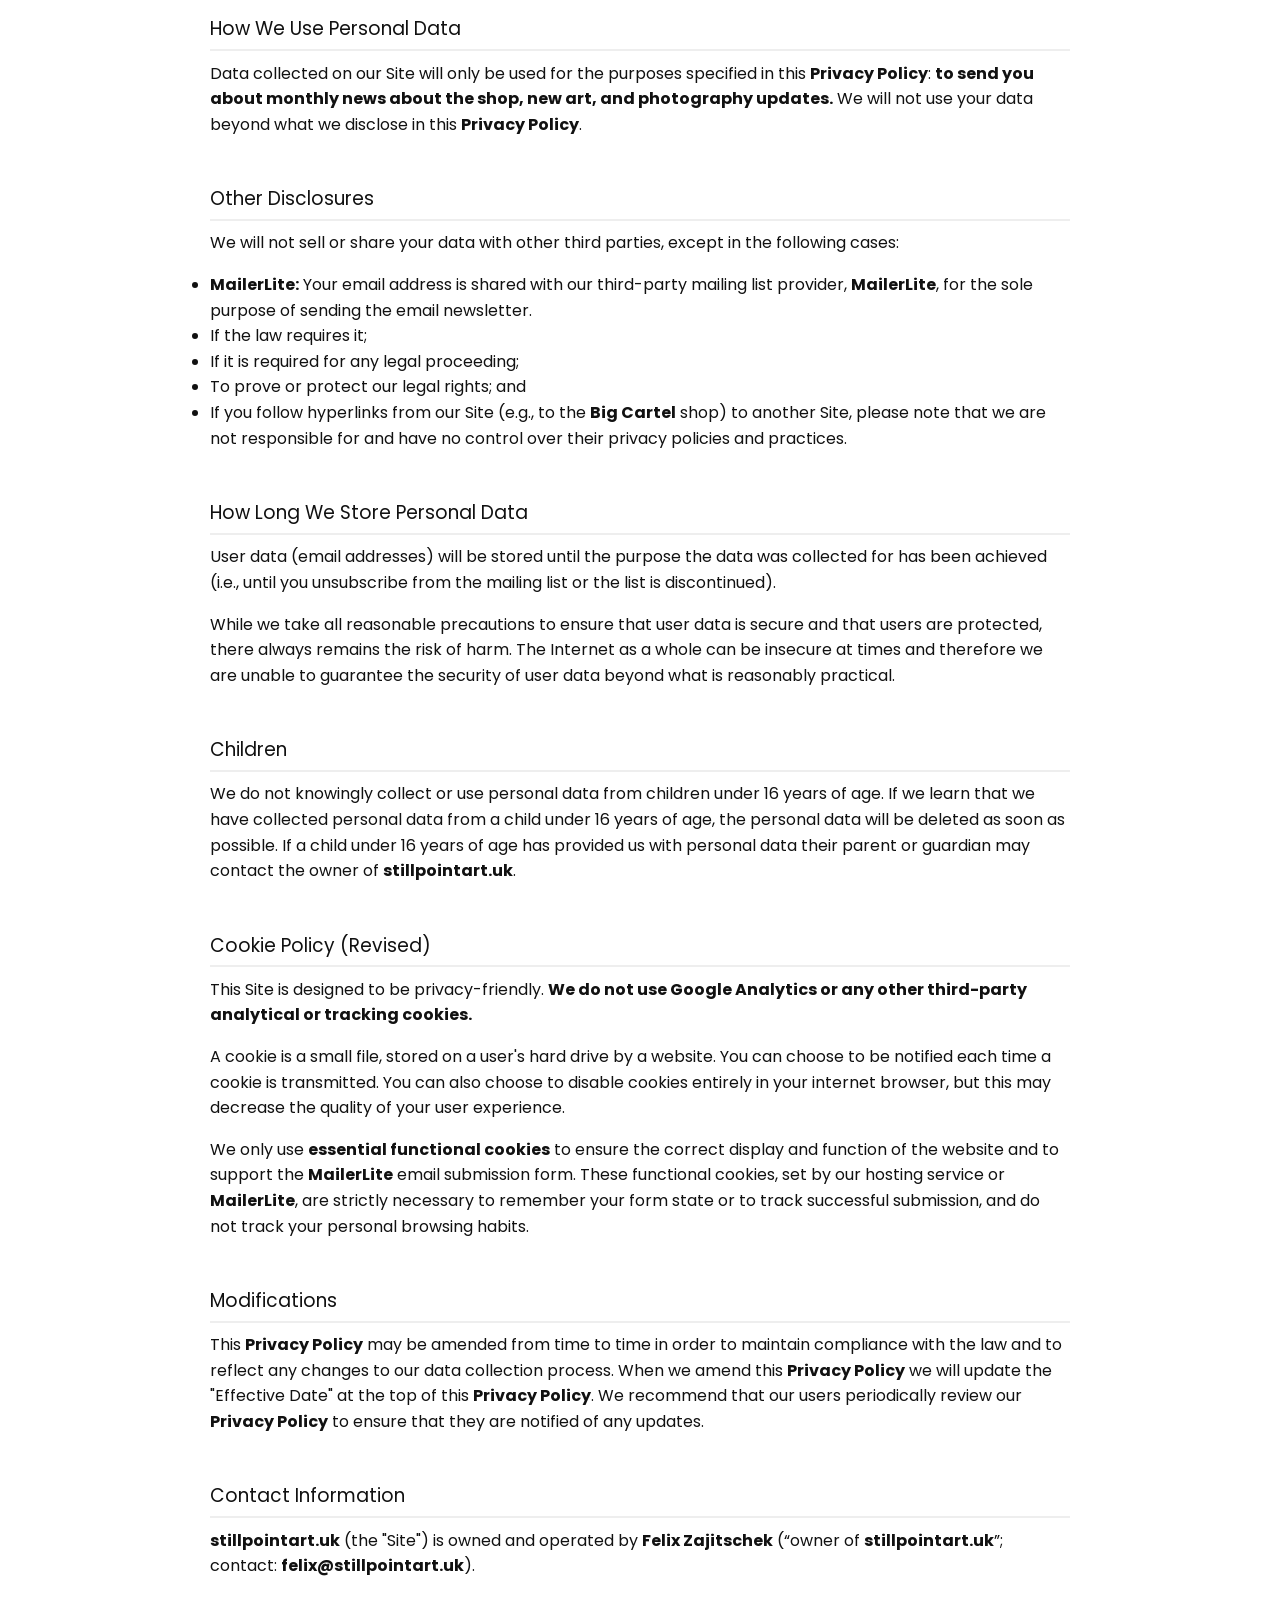
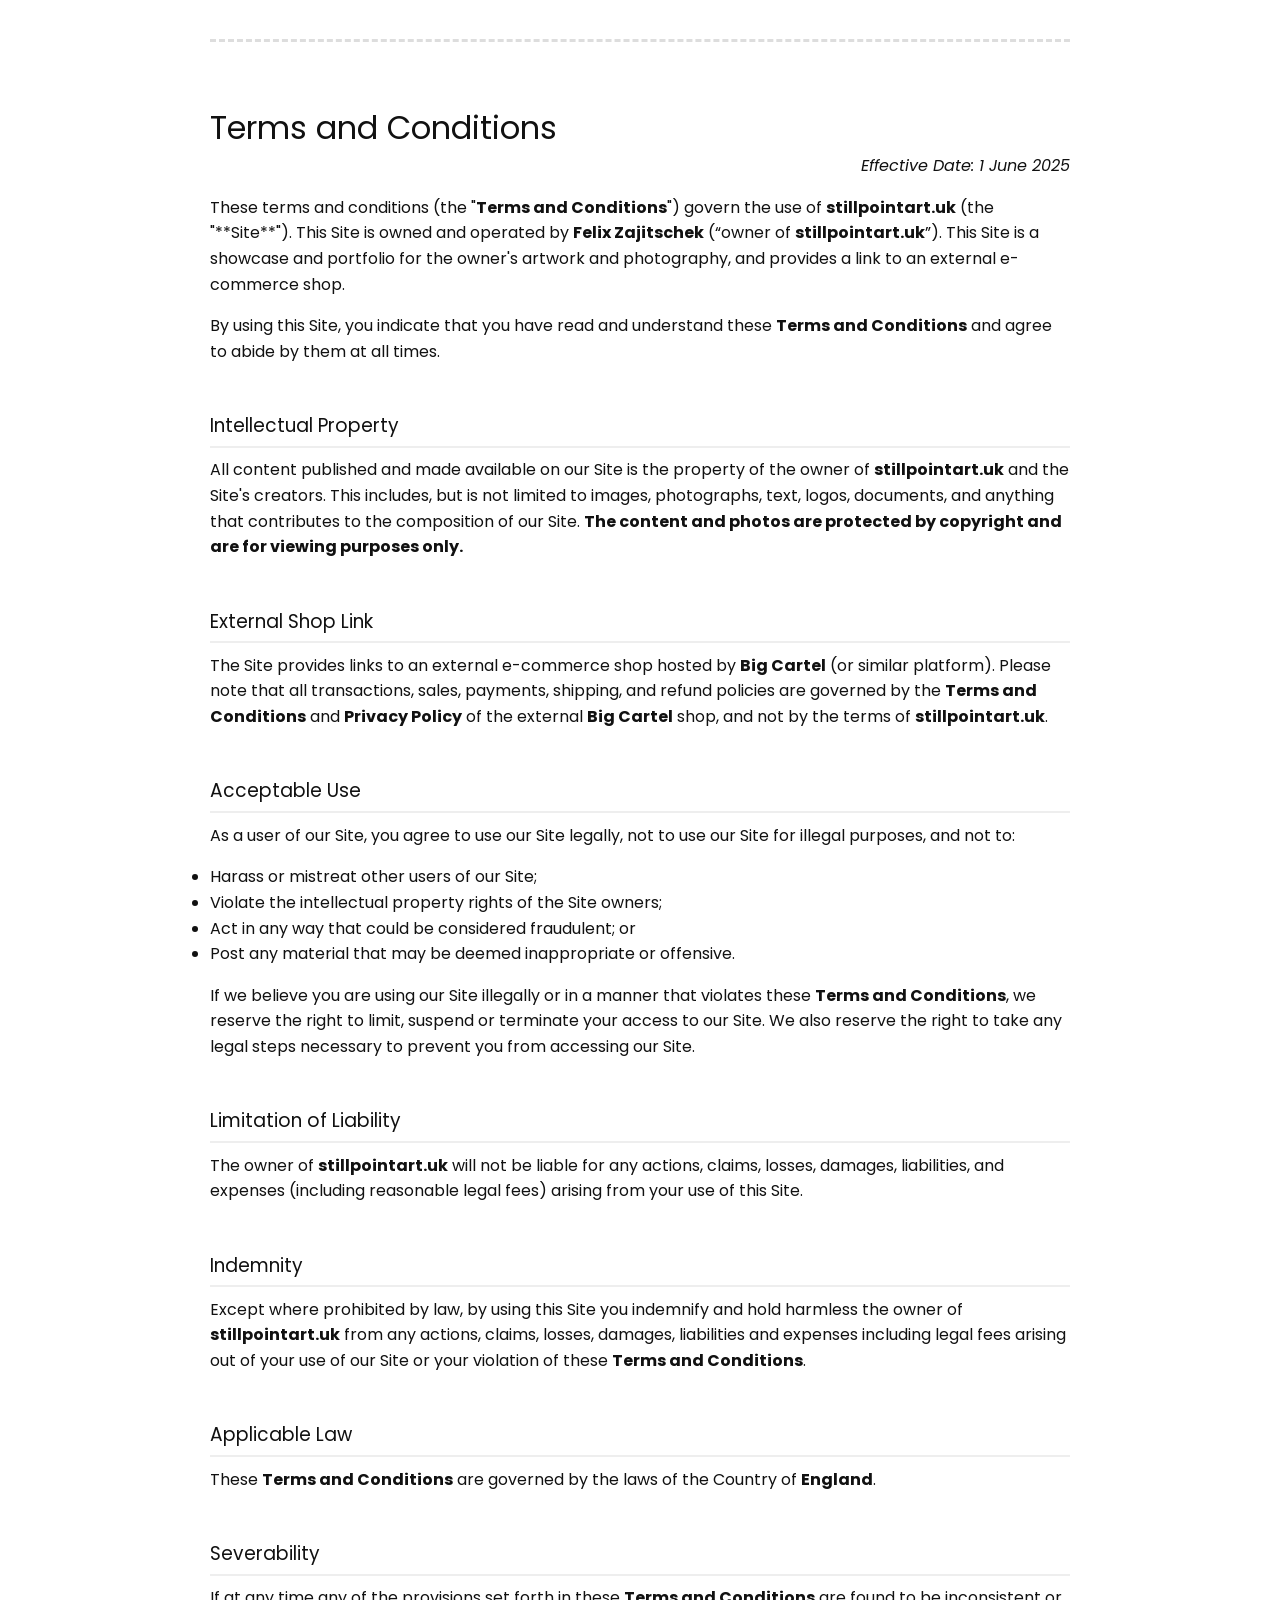
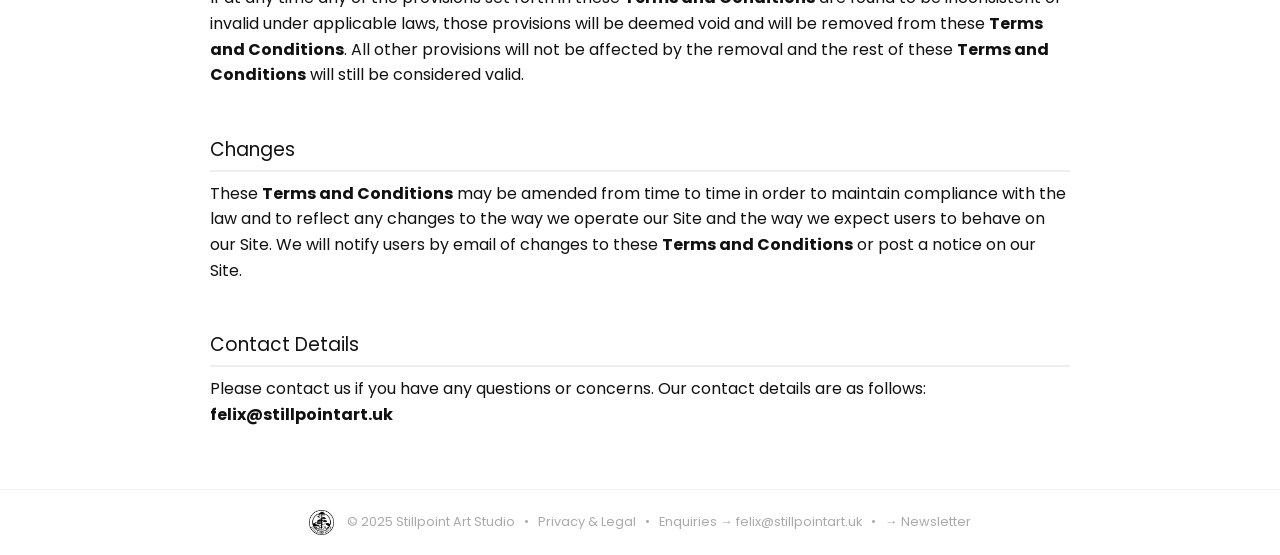
<file: privacyandlegal.html>
<!DOCTYPE html>
<html lang="en">
<head>
    <meta charset="UTF-8">
    <meta name="viewport" content="width=device-width, initial-scale=1.0">
    <title>Privacy & Legal — Stillpoint Art</title>
    <link rel="stylesheet" href="styles.css">
    <link href="https://fonts.googleapis.com/css2?family=Poppins:wght@400;600;700&display=swap" rel="stylesheet">
    <style>
        /* Specific styling for the Policy page */
        .policy-content {
            text-align: left;
            max-width: 900px;
            margin: 0 auto;
            padding: 20px;
        }
        .policy-content h2 {
            text-align: center;
            margin-bottom: 40px;
            font-size: 2.2em;
        }
        .policy-content h3 {
            margin-top: 2.5em;
            margin-bottom: 0.5em;
            border-bottom: 2px solid #eee;
            padding-bottom: 5px;
        }
        .policy-content p, .policy-content ul {
            margin-bottom: 1em;
            line-height: 1.6;
        }
        /* Style for the merged policy separator */
        .policy-separator {
            margin: 60px 0;
            border-top: 3px dashed #ddd;
        }
    </style>

<!-- MailerLite Universal -->
<script>
    (function(w,d,e,u,f,l,n){w[f]=w[f]||function(){(w[f].q=w[f].q||[])
    .push(arguments);},l=d.createElement(e),l.async=1,l.src=u,
    n=d.getElementsByTagName(e)[0],n.parentNode.insertBefore(l,n);})
    (window,document,'script','https://assets.mailerlite.com/js/universal.js','ml');
    ml('account', '1952817');
</script>
<!-- End MailerLite Universal -->

</head>
<body>
    <header class="header">
        <div class="logo">
            <a href="index.html" class="logo-link">
                <img src="./photos/logo_small_40h.png" alt="Stillpoint Art Studio Logo" class="logo-img">
                <span class="logo-text">Stillpoint Art</span>
            </a>
        </div>
        <nav class="nav">
            <a href="studio.html">Studio</a>
            <a href="gallery.html">Gallery</a>
            <a href="https://stillpointart.bigcartel.com" target="_blank">Shop</a>
        </nav>
    </header>

    <main class="container">
        <div class="policy-content">
            <h2>Privacy Policy & Terms and Conditions</h2>

            <h1>Privacy Policy</h1>
            <p style="text-align: right; font-style: italic;">Effective date: 1st day of June, 2025</p>

            <h3>Type of website</h3>
            <p>A portfolio and art showcase that links to an external shop and uses an email subscription form for a mailing list.</p>

            <h3>Purpose</h3>
            <p>The purpose of this privacy policy (this "<strong>Privacy Policy</strong>") is to inform users of our Site of the following:</p>
            <ul>
                <li>The personal data we will collect;</li>
                <li>Use of collected data;</li>
                <li>Who has access to the data collected;</li>
                <li>The rights of Site users; and</li>
                <li>The Site's cookie policy.</li>
            </ul>
            <p>This <strong>Privacy Policy</strong> applies in addition to the <strong>Terms and Conditions</strong> of our Site.</p>

            <h3>GDPR</h3>
            <p>For users in the European Union, we adhere to the Regulation (EU) 2016/679 of the European Parliament and of the Council of 27 April 2016, known as the General Data Protection Regulation (the "GDPR"). For users in the United Kingdom, we adhere to the GDPR as enshrined in the Data Protection Act 2018.</p>

            <h3>Consent</h3>
            <p>By using our Site users agree that they consent to the conditions set out in this <strong>Privacy Policy</strong>.</p>
            <p>When the legal basis for us processing your personal data is that you have provided your consent to that processing, you may withdraw your consent at any time. If you withdraw your consent, it will not make processing which we completed before you withdrew your consent unlawful.</p>

            <h3>Legal Basis for Processing</h3>
            <p>We rely on the following legal basis to collect and process the personal data of users in the EU: <strong>Users have provided their consent</strong> to the processing of their data for the specific purpose of receiving the email newsletter.</p>

            <h3>Personal Data We Collect</h3>
            <p>We only collect data that helps us achieve the purpose set out in this <strong>Privacy Policy</strong>. We will not collect any additional data beyond the data listed below without notifying you first.</p>

            <h4>Data Collected in a Non-Automatic Way</h4>
            <p>We collect the following data when you submit the online email form:</p>
            <ul>
                <li>Email Address</li>
            </ul>
            <p>This data is collected using the embedded submission form powered by <strong>MailerLite</strong>.</p>

            <h3>How We Use Personal Data</h3>
            <p>Data collected on our Site will only be used for the purposes specified in this <strong>Privacy Policy</strong>: <strong>to send you about monthly news about the shop, new art, and photography updates.</strong> We will not use your data beyond what we disclose in this <strong>Privacy Policy</strong>.</p>

            <h3>Other Disclosures</h3>
            <p>We will not sell or share your data with other third parties, except in the following cases:</p>
            <ul>
                <li><strong>MailerLite:</strong> Your email address is shared with our third-party mailing list provider, <strong>MailerLite</strong>, for the sole purpose of sending the email newsletter.</li>
                <li>If the law requires it;</li>
                <li>If it is required for any legal proceeding;</li>
                <li>To prove or protect our legal rights; and</li>
                <li>If you follow hyperlinks from our Site (e.g., to the <strong>Big Cartel</strong> shop) to another Site, please note that we are not responsible for and have no control over their privacy policies and practices.</li>
            </ul>

            <h3>How Long We Store Personal Data</h3>
            <p>User data (email addresses) will be stored until the purpose the data was collected for has been achieved (i.e., until you unsubscribe from the mailing list or the list is discontinued).</p>
            <p>While we take all reasonable precautions to ensure that user data is secure and that users are protected, there always remains the risk of harm. The Internet as a whole can be insecure at times and therefore we are unable to guarantee the security of user data beyond what is reasonably practical.</p>

            <h3>Children</h3>
            <p>We do not knowingly collect or use personal data from children under 16 years of age. If we learn that we have collected personal data from a child under 16 years of age, the personal data will be deleted as soon as possible. If a child under 16 years of age has provided us with personal data their parent or guardian may contact the owner of <strong>stillpointart.uk</strong>.</p>

            <h3>Cookie Policy (Revised)</h3>
            <p>This Site is designed to be privacy-friendly. <strong>We do not use Google Analytics or any other third-party analytical or tracking cookies.</strong></p>
            <p>A cookie is a small file, stored on a user's hard drive by a website. You can choose to be notified each time a cookie is transmitted. You can also choose to disable cookies entirely in your internet browser, but this may decrease the quality of your user experience.</p>
            <p>We only use <strong>essential functional cookies</strong> to ensure the correct display and function of the website and to support the <strong>MailerLite</strong> email submission form. These functional cookies, set by our hosting service or <strong>MailerLite</strong>, are strictly necessary to remember your form state or to track successful submission, and do not track your personal browsing habits.</p>

            <h3>Modifications</h3>
            <p>This <strong>Privacy Policy</strong> may be amended from time to time in order to maintain compliance with the law and to reflect any changes to our data collection process. When we amend this <strong>Privacy Policy</strong> we will update the "Effective Date" at the top of this <strong>Privacy Policy</strong>. We recommend that our users periodically review our <strong>Privacy Policy</strong> to ensure that they are notified of any updates.</p>

            <h3>Contact Information</h3>
            <p><strong>stillpointart.uk</strong> (the "Site") is owned and operated by <strong>Felix Zajitschek</strong> (“owner of <strong>stillpointart.uk</strong>”; contact: <strong><a href="mailto:felix@stillpointart.uk">felix@stillpointart.uk</a></strong>).</p>
            
            <div class="policy-separator"></div>

            <h1>Terms and Conditions</h1>
            <p style="text-align: right; font-style: italic;">Effective Date: 1 June 2025</p>
            
            <p>These terms and conditions (the "<strong>Terms and Conditions</strong>") govern the use of <strong>stillpointart.uk</strong> (the "**Site**"). This Site is owned and operated by <strong>Felix Zajitschek</strong> (“owner of <strong>stillpointart.uk</strong>”). This Site is a showcase and portfolio for the owner's artwork and photography, and provides a link to an external e-commerce shop.</p>
            <p>By using this Site, you indicate that you have read and understand these <strong>Terms and Conditions</strong> and agree to abide by them at all times.</p>

            <h3>Intellectual Property</h3>
            <p>All content published and made available on our Site is the property of the owner of <strong>stillpointart.uk</strong> and the Site's creators. This includes, but is not limited to images, photographs, text, logos, documents, and anything that contributes to the composition of our Site. <strong>The content and photos are protected by copyright and are for viewing purposes only.</strong></p>

            <h3>External Shop Link</h3>
            <p>The Site provides links to an external e-commerce shop hosted by <strong>Big Cartel</strong> (or similar platform). Please note that all transactions, sales, payments, shipping, and refund policies are governed by the <strong>Terms and Conditions</strong> and <strong>Privacy Policy</strong> of the external <strong>Big Cartel</strong> shop, and not by the terms of <strong>stillpointart.uk</strong>.</p>

            <h3>Acceptable Use</h3>
            <p>As a user of our Site, you agree to use our Site legally, not to use our Site for illegal purposes, and not to:</p>
            <ul>
                <li>Harass or mistreat other users of our Site;</li>
                <li>Violate the intellectual property rights of the Site owners;</li>
                <li>Act in any way that could be considered fraudulent; or</li>
                <li>Post any material that may be deemed inappropriate or offensive.</li>
            </ul>
            <p>If we believe you are using our Site illegally or in a manner that violates these <strong>Terms and Conditions</strong>, we reserve the right to limit, suspend or terminate your access to our Site. We also reserve the right to take any legal steps necessary to prevent you from accessing our Site.</p>

            <h3>Limitation of Liability</h3>
            <p>The owner of <strong>stillpointart.uk</strong> will not be liable for any actions, claims, losses, damages, liabilities, and expenses (including reasonable legal fees) arising from your use of this Site.</p>

            <h3>Indemnity</h3>
            <p>Except where prohibited by law, by using this Site you indemnify and hold harmless the owner of <strong>stillpointart.uk</strong> from any actions, claims, losses, damages, liabilities and expenses including legal fees arising out of your use of our Site or your violation of these <strong>Terms and Conditions</strong>.</p>

            <h3>Applicable Law</h3>
            <p>These <strong>Terms and Conditions</strong> are governed by the laws of the Country of <strong>England</strong>.</p>

            <h3>Severability</h3>
            <p>If at any time any of the provisions set forth in these <strong>Terms and Conditions</strong> are found to be inconsistent or invalid under applicable laws, those provisions will be deemed void and will be removed from these <strong>Terms and Conditions</strong>. All other provisions will not be affected by the removal and the rest of these <strong>Terms and Conditions</strong> will still be considered valid.</p>

            <h3>Changes</h3>
            <p>These <strong>Terms and Conditions</strong> may be amended from time to time in order to maintain compliance with the law and to reflect any changes to the way we operate our Site and the way we expect users to behave on our Site. We will notify users by email of changes to these <strong>Terms and Conditions</strong> or post a notice on our Site.</p>

            <h3>Contact Details</h3>
            <p>Please contact us if you have any questions or concerns. Our contact details are as follows: <strong><a href="mailto:felix@stillpointart.uk">felix@stillpointart.uk</a></strong></p>
        </div>
    </main>
    
    <footer class="footer">
        <img src="./photos/logo_small_40h.png" alt="Stillpoint Logo" style="height:25px; margin-right: 10px; vertical-align: middle;">
        © 2025 Stillpoint Art Studio &nbsp; • &nbsp; <a href="privacyandlegal.html">Privacy & Legal</a> &nbsp; • &nbsp; 
        Enquiries → <a href="mailto:felix@stillpointart.uk">felix@stillpointart.uk</a> &nbsp; • &nbsp; 
        <a class="ml-onclick-form" href="javascript:void(0)" onclick="ml('show', 'kWFltZ', true)"> → Newsletter</a>
    </footer>
</body>
</html>
</file>
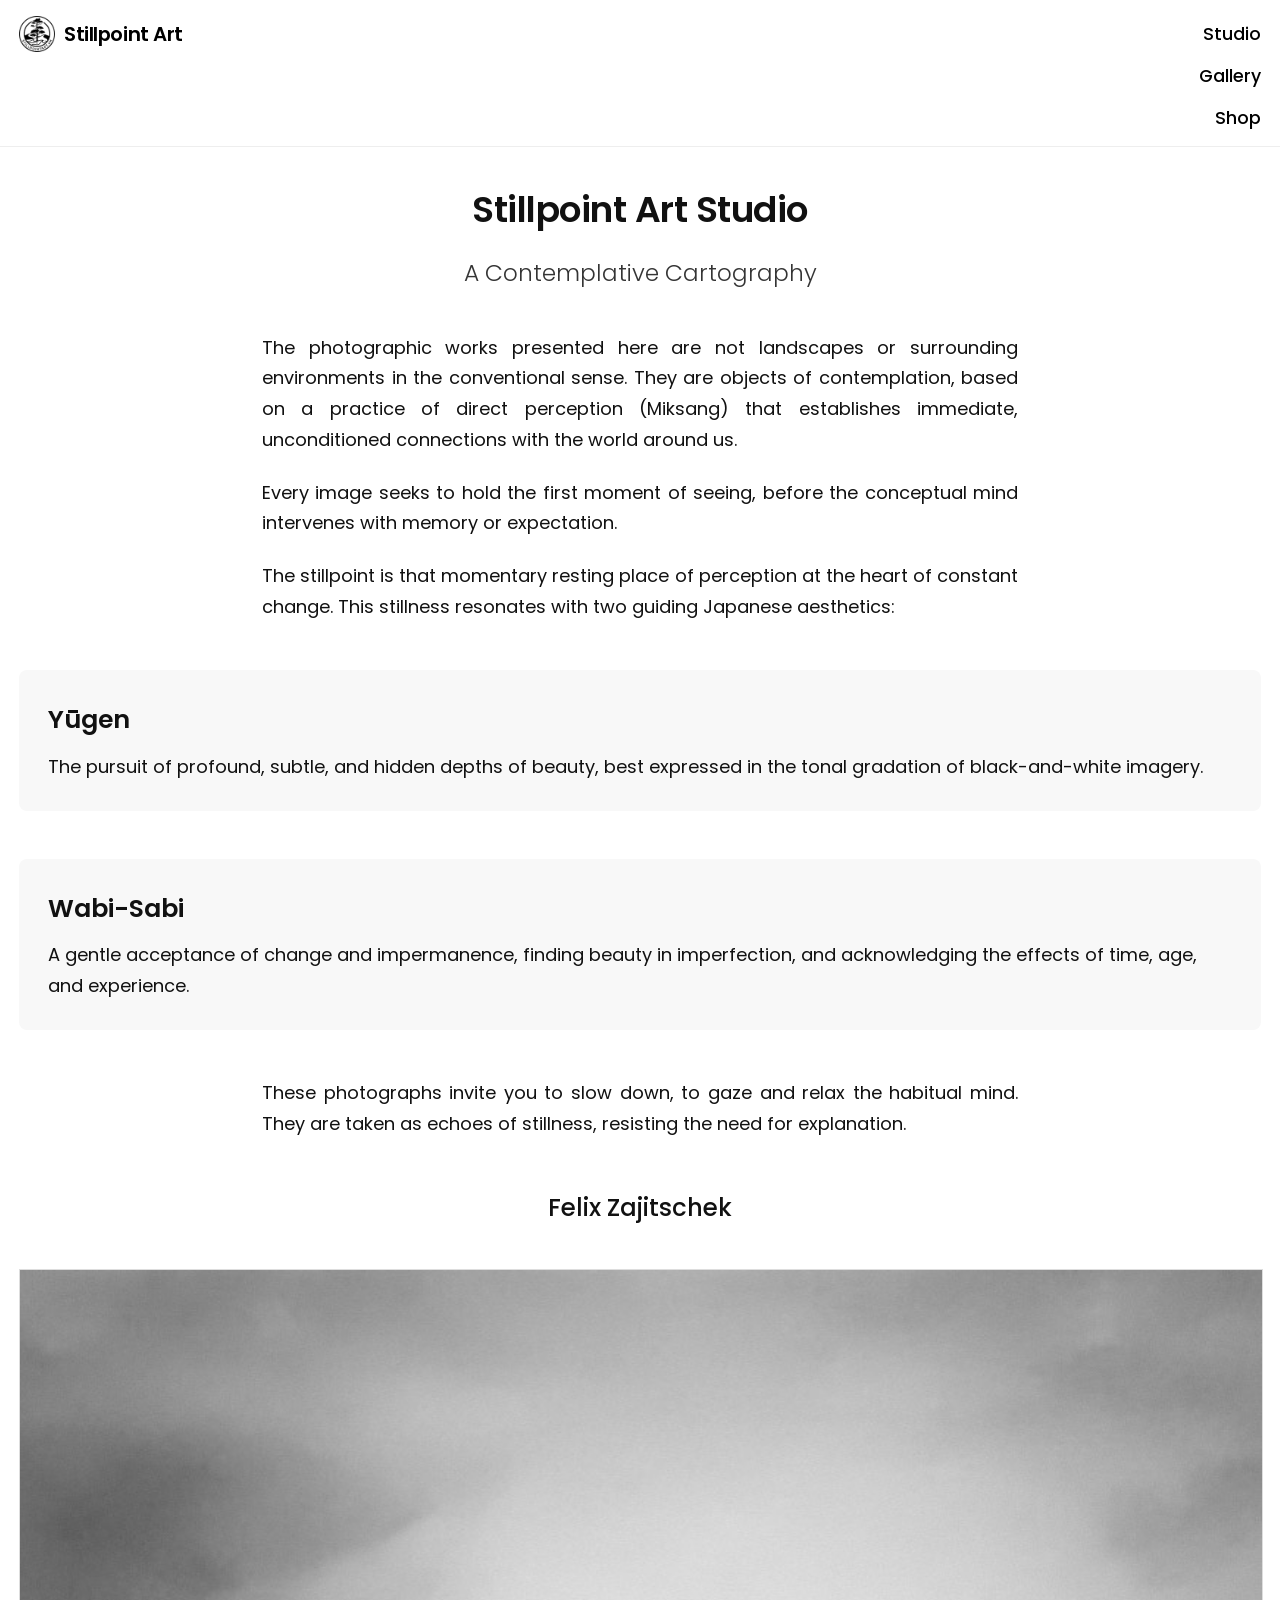
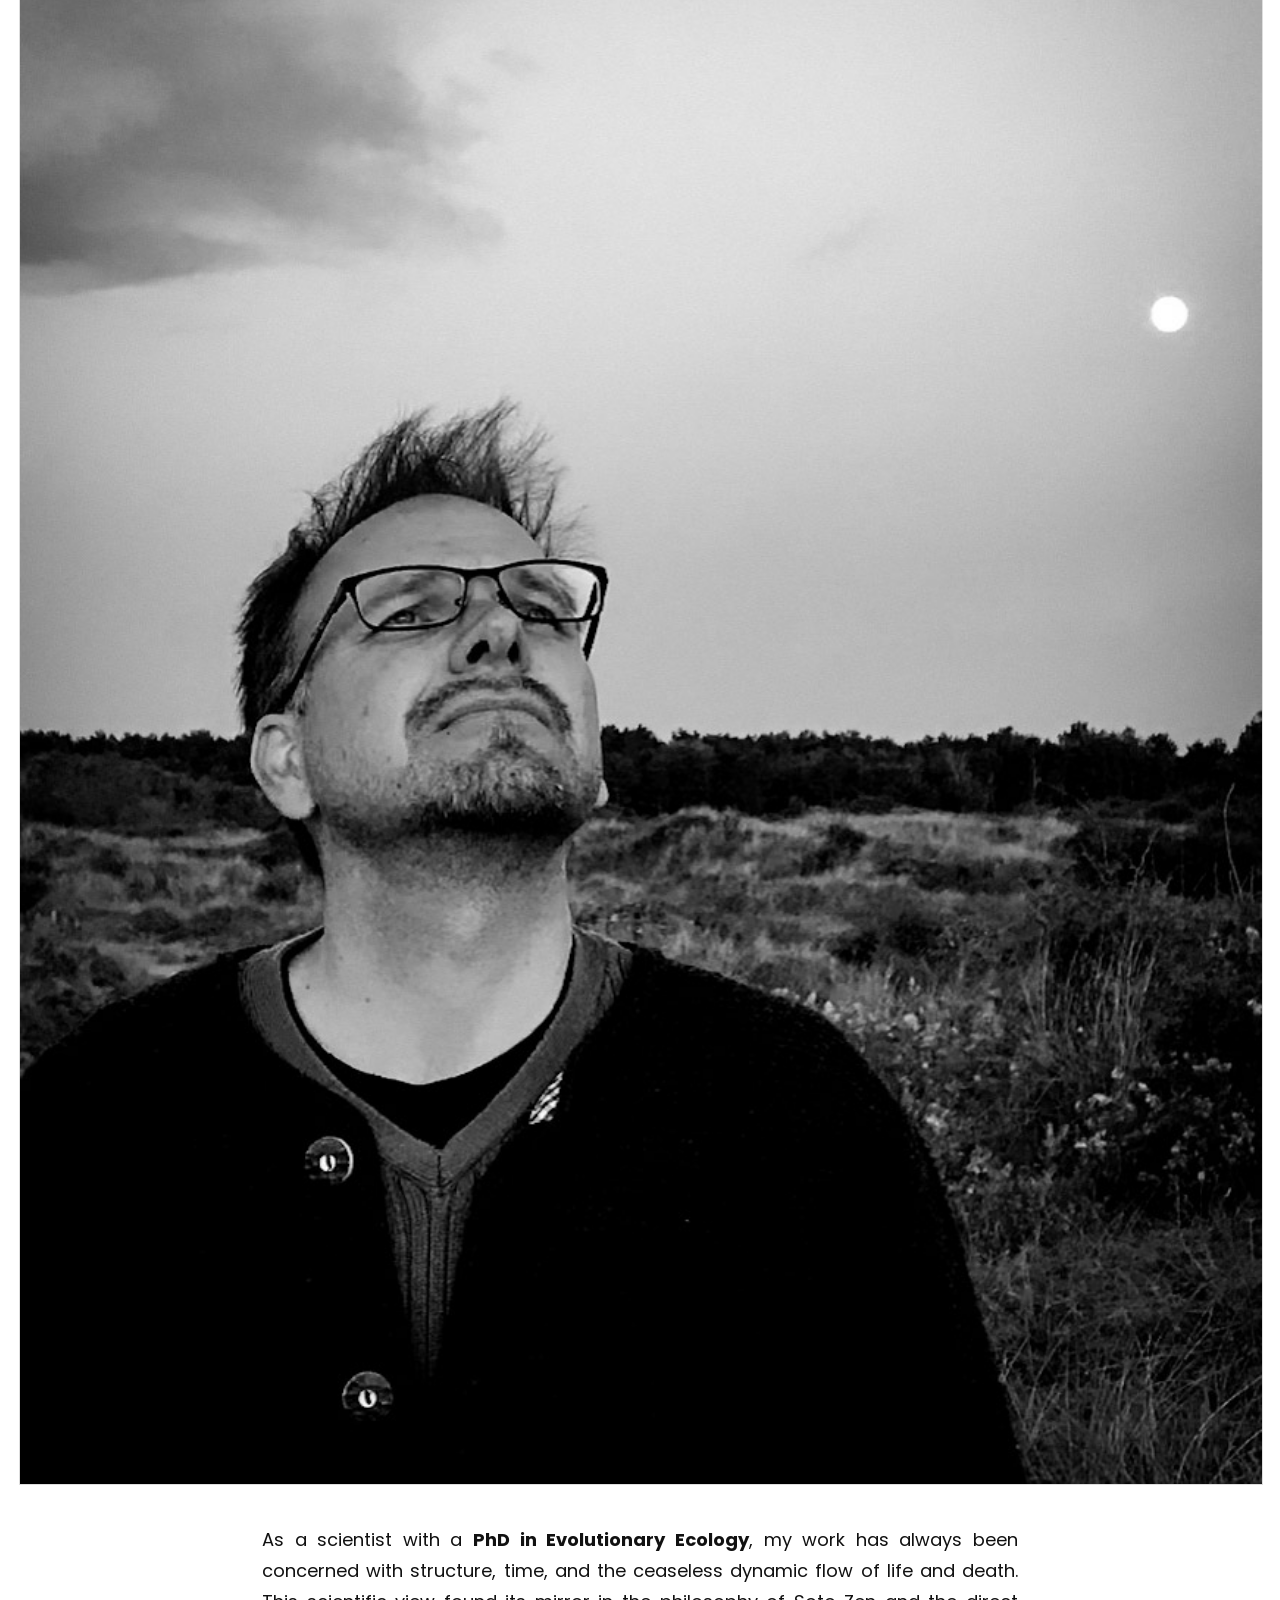
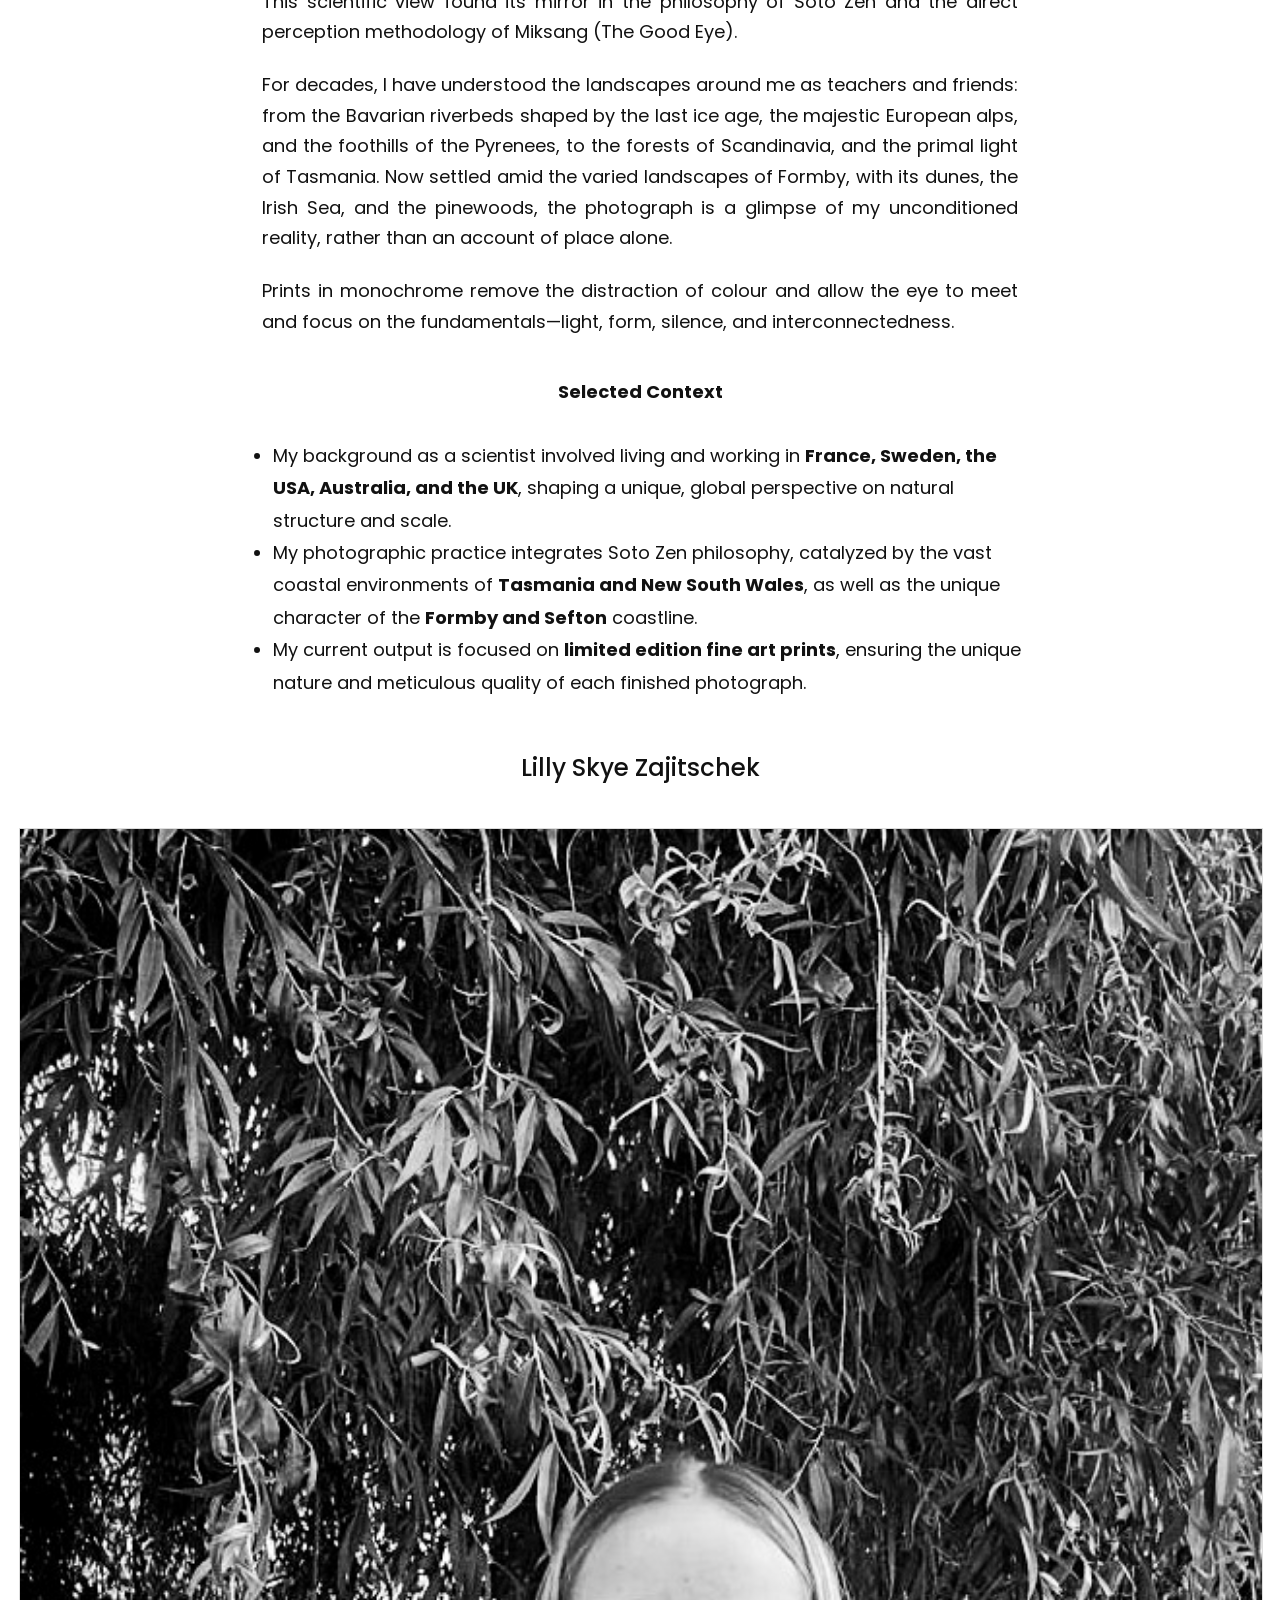
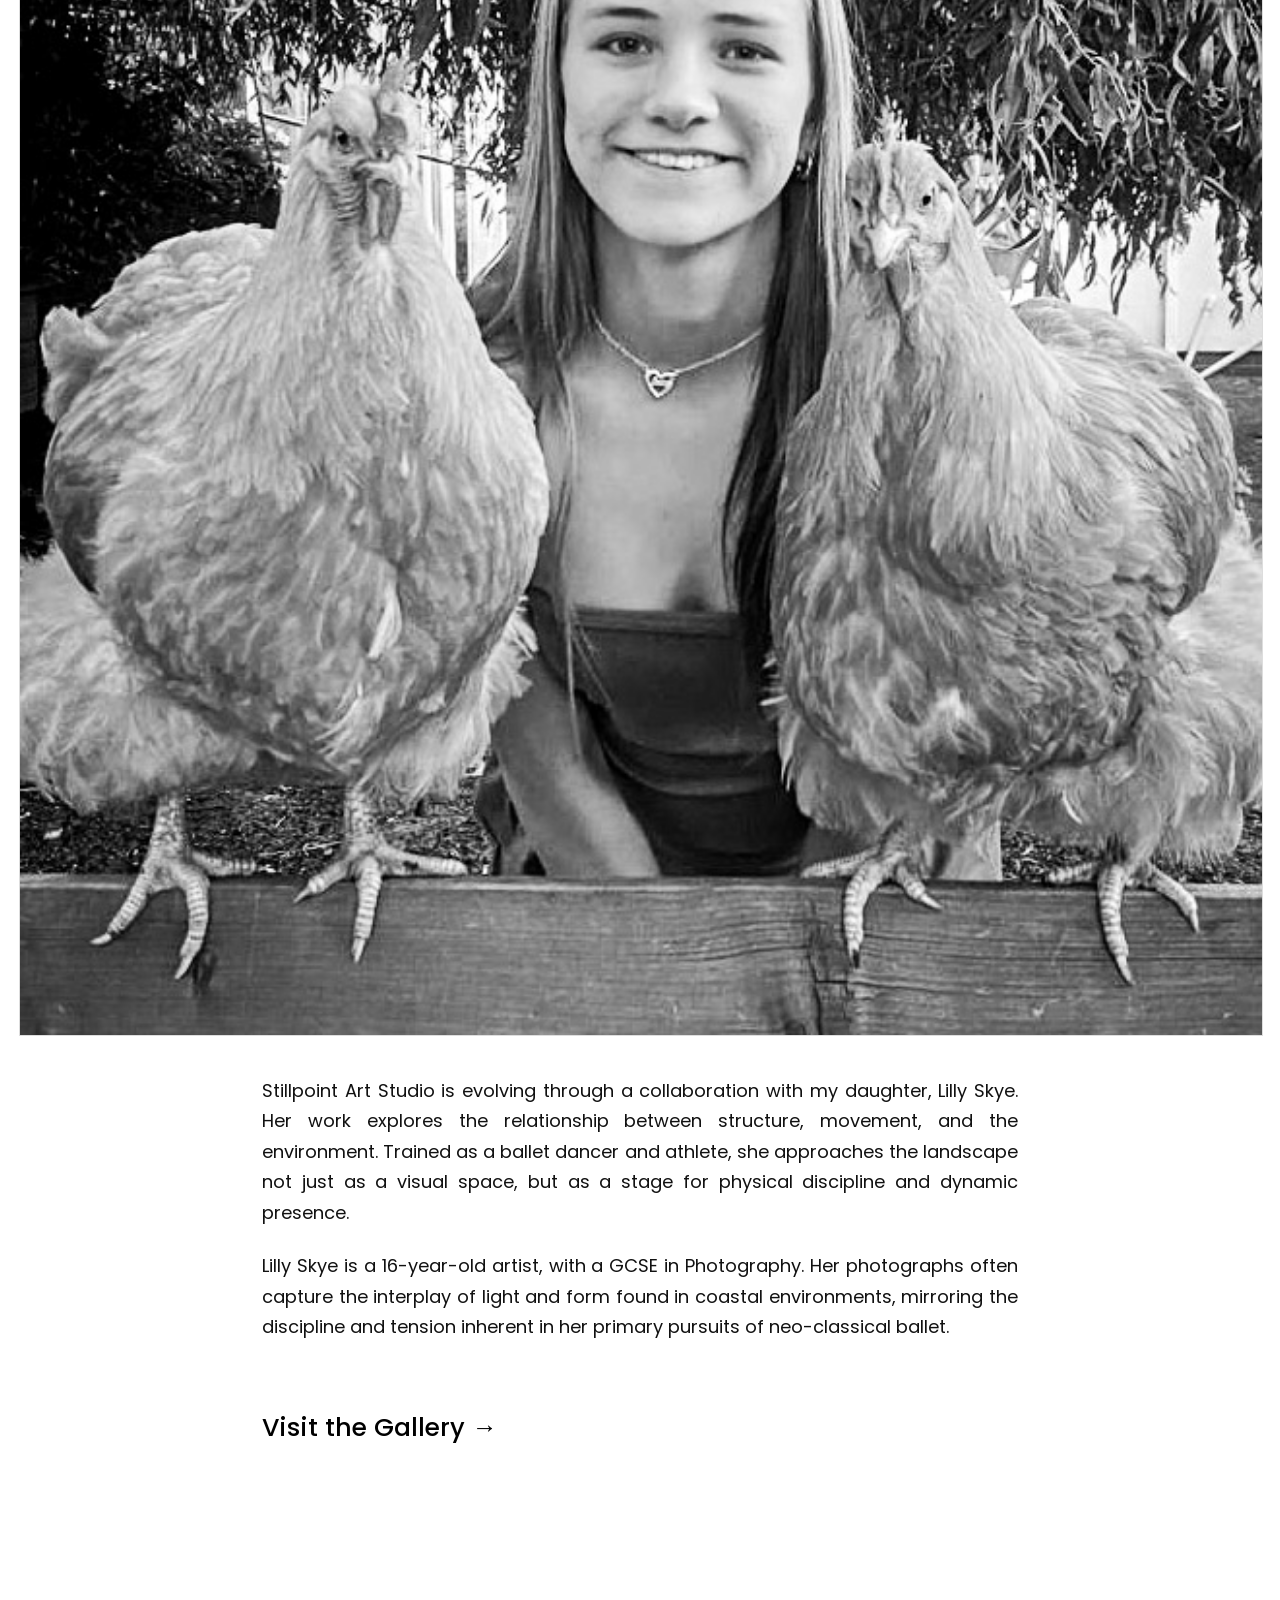
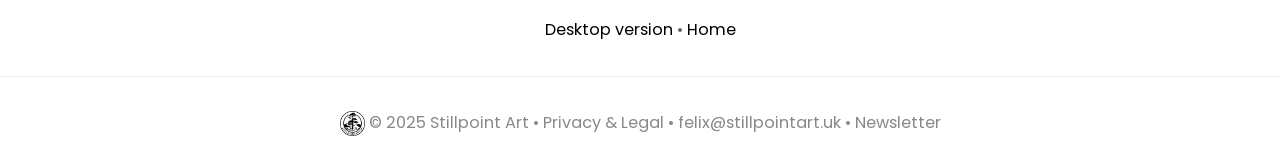
<file: studio-mobile.html>
<!DOCTYPE html>

<html lang="en">

<head>

    <meta charset="UTF-8">

    <meta name="viewport" content="width=device-width, initial-scale=1.0">

    <title>Studio — Stillpoint Art Studio</title>

    <link href="https://fonts.googleapis.com/css2?family=Poppins:wght@300;400;500;600;700&display=swap" rel="stylesheet">

    <style>

        body{margin:0;background:#fff;color:#111;font-family:'Poppins',sans-serif;line-height:1.7;font-size:18px;}

        a{color:#000;text-decoration:none;}

.header{

    padding:1rem 1.2rem 0.6rem;   /* reduced bottom padding = tiny gap */

    border-bottom:1px solid #eee;

    display:flex;

    flex-wrap:wrap;

    justify-content:space-between;

    align-items:flex-start !important;

}

.logo-link{

    display:flex;

    align-items:center;

    font-weight:600;

    font-size:1.1em;

    white-space:nowrap;

    letter-spacing:-0.45px;

    text-decoration:none;

    /* FORCE PINNING TO THE TOP */
    align-self: flex-start !important;
    margin-bottom: auto !important;
    height: fit-content !important;
}

/* --- LOGO TEXT (SPAN): Internal Adjustment (Lifting the Text) --- */
.logo-link span {
    display: inline-block !important;
    /* Adjust this negative margin until the text is perfectly level with the image. 
       -6px to -8px is typically needed for 36px image height. */
    margin-top: -39px !important; 
}

.logo-img{

    height:36px;

    width:auto;

    margin-right:9px;

    border:none !important;

    object-fit:contain;

    vertical-align: middle !important;

    /* Fine-tuning the image position against the text */
    margin-top: 0 !important;
}

.nav{

    display:flex;

    flex-direction:column;     /* stacks them vertically */

    text-align:right;

    gap:0.35rem;               /* tiny, elegant spacing between links */

    margin-top:0;         /* tiny gap from the logo line */

}

.nav a{

    font-weight:500;

    font-size:0.98em;

    padding:0.2rem 0;

}

.justified-text {
    text-align: justify;
    hyphens: auto; 
}


        .container{padding:2rem 1.2rem 4rem;}

        h1,h2,h3{text-align:center;}

        h1{font-size:2.0em;font-weight:600;margin:0.5rem 0 0;letter-spacing:-0.5px;line-height: 1.3;}

        h2{font-size:1.3em;font-weight:300;margin-bottom:2.5rem;opacity:0.85;}

        h3{font-size:1.35em;font-weight:500;margin:3rem 0 1rem;}

        p{max-width:42em;margin:1.4rem auto;}

        img{width:100%;height:auto;display:block;margin:2.5rem auto;border:1px solid #ddd;}

        .principle{background:#f8f8f8;padding:1.8rem;margin:3rem 0;border-radius:8px;}

        .principle strong{display:block;font-size:1.4em;font-weight:600;margin-bottom:0.6rem;}

        .footer{text-align:center;padding:2rem 1rem;border-top:1px solid #eee;font-size:0.9em;color:#888;}

        .footer img{width:auto !important;height:25px;margin-right:8px;vertical-align:middle;border:none !important;display:inline !important;filter: grayscale(20%);}
        
        .footer a {
    color: #888; /* Set links to the same light gray */
    text-decoration: none;
    transition: color 0.3s ease;
}

.footer-email {
    color: #888;
}

.footer a:hover {
    color: #000;
}

        .desktop{text-align:center;margin:5rem 0 2rem;font-size:0.9em;color:#666;}

    </style>

<!-- MailerLite Universal -->
<script>
    (function(w,d,e,u,f,l,n){w[f]=w[f]||function(){(w[f].q=w[f].q||[])
    .push(arguments);},l=d.createElement(e),l.async=1,l.src=u,
    n=d.getElementsByTagName(e)[0],n.parentNode.insertBefore(l,n);})
    (window,document,'script','https://assets.mailerlite.com/js/universal.js','ml');
    ml('account', '1952817');
</script>
<!-- End MailerLite Universal -->
 
</head>

<body>



<header class="header">

    <a href="index-mobile.html" class="logo-link">

        <img src="./photos/logo_small_40h.png" alt="Logo" class="logo-img">

        <span>Stillpoint Art</span>

    </a>



    <nav class="nav">

        <a href="studio-mobile.html">Studio</a>

        <a href="gallery-mobile.html">Gallery</a>

        <a href="https://stillpointart.bigcartel.com" target="_blank">Shop</a>

    </nav>

</header>



<div class="container">

    <h1>Stillpoint Art Studio</h1>

    <h2>A Contemplative Cartography</h2>



    <p class="justified-text">The photographic works presented here are not landscapes or surrounding environments in the conventional sense. They are objects of contemplation, based on a practice of direct perception (Miksang) that establishes immediate, unconditioned connections with the world around us.</p>



    <p class="justified-text">Every image seeks to hold the first moment of seeing, before the conceptual mind intervenes with memory or expectation.</p>

    <p class="justified-text">The stillpoint is that momentary resting place of perception at the heart of constant change. This stillness resonates with two guiding Japanese aesthetics:</p>



    <div class="principle">

        <strong>Yūgen</strong>

        The pursuit of profound, subtle, and hidden depths of beauty, best expressed in the tonal gradation of black-and-white imagery.

    </div>



    <div class="principle">

        <strong>Wabi-Sabi</strong>

        A gentle acceptance of change and impermanence, finding beauty in imperfection, and acknowledging the effects of time, age, and experience.

    </div>



    <p class="justified-text">These photographs invite you to slow down, to gaze and relax the habitual mind. They are taken as echoes of stillness, resisting the need for explanation.</p>



    <h3>Felix Zajitschek</h3>

    <img src="./photos/felix-portrait.jpg" alt="Portrait of the Artist, Felix Zajitschek">



    <p class="justified-text">As a scientist with a <strong>PhD in Evolutionary Ecology</strong>, my work has always been concerned with structure, time, and the ceaseless dynamic flow of life and death. This scientific view found its mirror in the philosophy of Soto Zen and the direct perception methodology of Miksang (The Good Eye).</p>



    <p class="justified-text">For decades, I have understood the landscapes around me as teachers and friends: from the Bavarian riverbeds shaped by the last ice age, the majestic European alps, and the foothills of the Pyrenees, to the forests of Scandinavia, and the primal light of Tasmania. Now settled amid the varied landscapes of Formby, with its dunes, the Irish Sea, and the pinewoods, the photograph is a glimpse of my unconditioned reality, rather than an account of place alone.</p>


    <p class="justified-text">Prints in monochrome remove the distraction of colour and allow the eye to meet and focus on the fundamentals—light, form, silence, and interconnectedness.</p>

   

    <h4 style="margin-top: 40px; text-align:center;">Selected Context</h4>

    <ul style="max-width:42em; margin:2rem auto; padding-left:1.4rem; line-height:1.8;">

        <li>My background as a scientist involved living and working in <strong>France, Sweden, the USA, Australia, and the UK</strong>, shaping a unique, global perspective on natural structure and scale.</li>

        <li>My photographic practice integrates Soto Zen philosophy, catalyzed by the vast coastal environments of <strong>Tasmania and New South Wales</strong>, as well as the unique character of the <strong>Formby and Sefton</strong> coastline.</li>

        <li>My current output is focused on <strong>limited edition fine art prints</strong>, ensuring the unique nature and meticulous quality of each finished photograph.</li>

    </ul>



    <h3>Lilly Skye Zajitschek</h3>

    <img src="./photos/lilly-portrait.jpg" alt="Portrait of Lilly Skye">



    <p class="justified-text">Stillpoint Art Studio is evolving through a collaboration with my daughter, Lilly Skye. Her work explores the relationship between structure, movement, and the environment. Trained as a ballet dancer and athlete, she approaches the landscape not just as a visual space, but as a stage for physical discipline and dynamic presence.</p>



    <p class="justified-text">Lilly Skye is a 16-year-old artist, with a GCSE in Photography. Her photographs often capture the interplay of light and form found in coastal environments, mirroring the discipline and tension inherent in her primary pursuits of neo-classical ballet.</p>



    <p style="margin-top:4rem;">

        <a href="gallery-mobile.html" style="font-size:1.4em;font-weight:500;">Visit the Gallery →</a>

    </p>

</div>

    <div class="desktop"><a href="studio.html">Desktop version</a> • <a href="index-mobile.html">Home</a></div>



<footer class="footer">
    <img src="./photos/logo_small_40h.png" alt="Stillpoint Logo" style="margin: 0 !important; height: 25px; width: auto; display: inline-block;">
    © 2025 Stillpoint Art • <a href="privacyandlegal-mobile.html">Privacy & Legal</a> • 
    <a href="mailto:felix@stillpointart.uk">felix@stillpointart.uk</a> • 
    <a class="ml-onclick-form" href="javascript:void(0)" onclick="ml('show', 'kWFltZ', true)">Newsletter</a>
</footer>


</body>

</html>
</file>
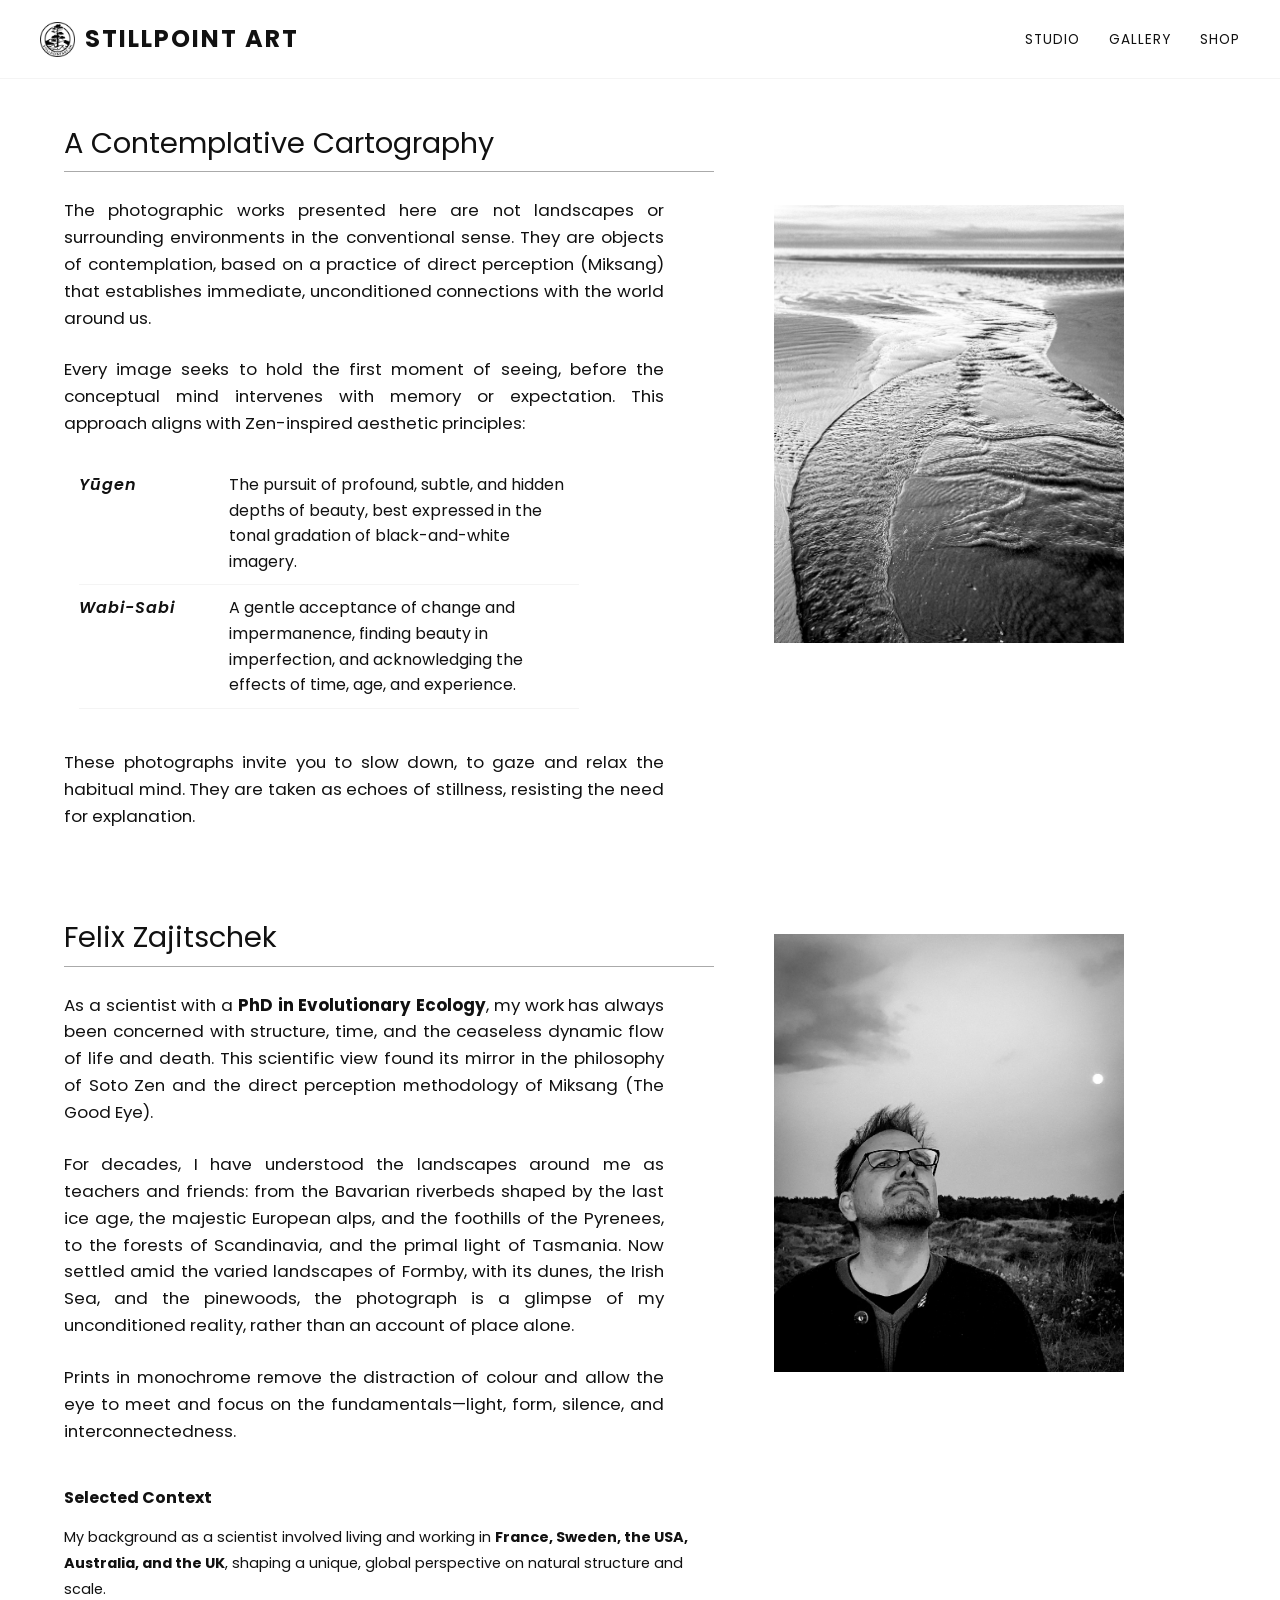
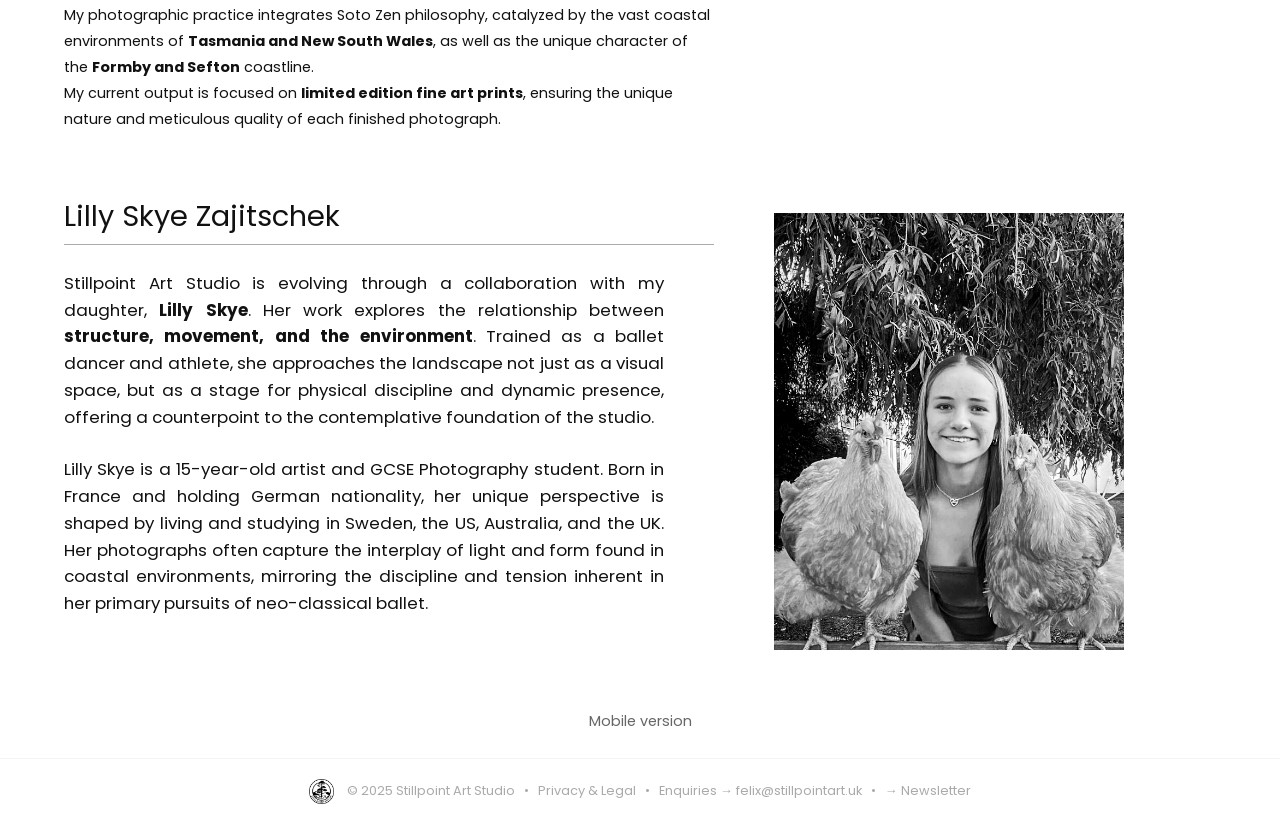
<file: studio.html>
<!DOCTYPE html>
<html lang="en">
<head>
    <meta charset="UTF-8">
    <script>
// Mobile redirect – works on every iPhone, even when it lies about screen.width
if (sessionStorage.getItem('mobileDone')) {
    // already redirected this session → do nothing
} else if (/iPhone|iPad|iPod|Android|BlackBerry|IEMobile|Opera Mini/i.test(navigator.userAgent) ||
           /iPhone|iPad|iPod|Android/i.test(navigator.platform) ||
           (screen.width <= 812 && screen.height <= 896)) {

    sessionStorage.setItem('mobileDone', '1');

    var newPage = location.pathname.toLowerCase().includes('studio')
                  ? 'studio-mobile.html'
                  : 'index-mobile.html';

    location.replace(location.origin + '/' + newPage);
}
</script>
    <meta name="viewport" content="width=device-width, initial-scale=1.0">
    <title>Studio — Stillpoint Art Studio</title>
    <link rel="stylesheet" href="styles.css">
    <link href="https://fonts.googleapis.com/css2?family=Poppins:wght@400;600;700&display=swap" rel="stylesheet">
    <style>
    /* ---------------------------------- */
    /* NEW STRUCTURE FOR ALIGNMENT FIX    */
    /* ---------------------------------- */

    /* Container for the artist sections to manage their spacing */
    .artist-section-container {
        margin-top: 60px; /* Space between the intro and the first artist */
    }

    /* Styles for each individual Artist/Portrait Row (Flex container) */
    .artist-section {
        display: flex;
        gap: 60px;
        margin-bottom: 60px; /* Space between Felix and Lilly sections */
    }

    .artist-section:last-of-type {
        margin-bottom: 0; /* Remove margin after the last artist section */
    }

    .artist-text-column {
        flex: 1;
        max-width: 650px;
    }
    
    .artist-image-column {
        flex: 0 0 350px; /* Fixed width for portrait column */
        align-self: flex-start; 
        margin-top: 20px;
    }
    
    .artist-image-column img {
        width: 100%;
        height: auto;
        display: block;
        filter: grayscale(100%);
        aspect-ratio: 4 / 5; 
        object-fit: cover; 
    }
    
    /* ---------------------------------- */
    /* INTRO LAYOUT FIX (For the new Visual) */
    /* ---------------------------------- */
    
    /* FIX 1: Override external CSS padding-top for extra space below the fixed header */
    .container {
        padding-top: 120px; /* Increased from 80px in styles.css to ensure clearance and buffer */
    }

    .intro-layout {
        display: flex;
        gap: 60px;
        margin-bottom: 40px;
        align-items: flex-start; /* Aligns content to the top */
    }
    
    .intro-section {
        flex: 1;
        max-width: 650px; 
    }
    
    .intro-visual {
        flex: 0 0 350px; /* Fixed width for the visual column */
        align-self: flex-start; 
    }

    /* FIX 2: Add margin-top to the image to push it down and align with the first paragraph/title */
    .intro-visual-image {
        width: 100%;
        height: auto;
        display: block;
        filter: grayscale(100%);
        aspect-ratio: 4 / 5; /* Matches the portrait aspect ratio */
        object-fit: cover; 
        margin-top: 85px; /* Pushes the image down slightly */
    }
    

    /* ---------------------------------- */
    /* Typography Styling (Justification) */
    /* ---------------------------------- */

    .text-column h3, .artist-text-column h3, .intro-section h3 {
        font-size: 1.8rem;
        margin-top: 40px;
        margin-bottom: 25px; 
        border-bottom: 1px solid var(--color-grey-mid);
        padding-bottom: 5px;
        font-family: var(--font-serif); 
    }
    
    /* FIX 3: Push the main title down to align with the image top */
    .container h3:first-of-type {
        margin-top: 0px; /* Matches the margin-top of the image */
    }
    
    .intro-section p, .artist-text-column p {
        margin-bottom: 25px;
        font-size: 1.05rem;
        max-width: 600px; 
        text-align: justify; 
    }

    .text-column h4 {
        font-size: 1.2rem;
        margin-top: 25px;
        margin-bottom: 10px;
        font-style: italic;
    }
    
    .cv-list {
        list-style: none;
        padding-left: 0;
        font-size: 0.9rem;
        line-height: 1.8;
        margin-top: 15px;
        text-align: left; 
    }
    .principles-table {
        width: 100%;
        border-collapse: collapse;
        margin: 20px 0 40px 0;
        font-family: var(--font-sans);
        max-width: 500px; 
        margin-left: 15px; 
        text-align: left; 
    }
    .principles-table td {
        padding: 10px 0;
        vertical-align: top;
        border-bottom: 1px solid var(--color-grey-light);
    }
    .principles-table td:first-child {
        width: 150px; 
        font-weight: 600;
        letter-spacing: 1px;
        font-style: italic;
    }

    /* ---------------------------------- */
    /* Responsive Adjustments             */
    /* ---------------------------------- */

    @media (max-width: 900px) {
        .intro-layout {
            flex-direction: column;
        }
        .intro-section, .intro-visual {
            max-width: 100%;
            width: 100%;
            flex-basis: auto;
        }
        .intro-visual {
            order: -1;
            margin-bottom: 20px;
        }
        .principles-table {
            max-width: 100%;
            margin-left: 0;
        }
        /* Adjusting container padding for smaller screens if needed */
        .container {
            padding-top: 40px; /* Slightly less needed on smaller screens, adjust as necessary */
        }
    }
</style>

<!-- MailerLite Universal -->
<script>
    (function(w,d,e,u,f,l,n){w[f]=w[f]||function(){(w[f].q=w[f].q||[])
    .push(arguments);},l=d.createElement(e),l.async=1,l.src=u,
    n=d.getElementsByTagName(e)[0],n.parentNode.insertBefore(l,n);})
    (window,document,'script','https://assets.mailerlite.com/js/universal.js','ml');
    ml('account', '1952817');
</script>
<!-- End MailerLite Universal -->

</head>

<body>
    <header class="header">
        <div class="logo">
            <a href="index.html" class="logo-link">
                <img src="./photos/logo_small_40h.png" alt="Stillpoint Art Studio Logo" class="logo-img">
                <span class="logo-text">Stillpoint Art</span>
            </a>
        </div>
        <nav class="nav">
            <a href="studio.html">Studio</a>
            <a href="gallery.html">Gallery</a>
            <a href="https://stillpointart.bigcartel.com" target="_blank">Shop</a> 
        </nav>
    </header>

    <main class="container">
        
        <div class="intro-layout">
            <div class="intro-section">
                <h3>A Contemplative Cartography</h3>
                
                <p>The photographic works presented here are not landscapes or surrounding environments in the conventional sense. They are objects of contemplation, based on a practice of direct perception (Miksang) that establishes immediate, unconditioned connections with the world around us.</p>

                <p>Every image seeks to hold the first moment of seeing, before the conceptual mind intervenes with memory or expectation. This approach aligns with Zen-inspired aesthetic principles:</p>

                <table class="principles-table">
                    <tr>
                        <td>Yūgen</td>
                        <td>The pursuit of profound, subtle, and hidden depths of beauty, best expressed in the tonal gradation of black-and-white imagery.</td>
                    </tr>
                    <tr>
                        <td>Wabi-Sabi</td>
                        <td>A gentle acceptance of change and impermanence, finding beauty in imperfection, and acknowledging the effects of time, age, and experience.</td>
                    </tr>
                </table>

                <p style="margin-top: 30px;">These photographs invite you to slow down, to gaze and relax the habitual mind. They are taken as echoes of stillness, resisting the need for explanation.</p>
            </div>
            
            <div class="intro-visual">
                <img src="./photos/suchness.jpg" alt="Seeing suchness" class="intro-visual-image">
            </div>
            
        </div> <div class="artist-section-container">

            <div class="artist-section">
                <div class="artist-text-column">
                    <h3>Felix Zajitschek</h3>

                    <p>As a scientist with a <strong>PhD in Evolutionary Ecology</strong>, my work has always been concerned with structure, time, and the ceaseless dynamic flow of life and death. This scientific view found its mirror in the philosophy of Soto Zen and the direct perception methodology of Miksang (The Good Eye).</p>

                    <p>For decades, I have understood the landscapes around me as teachers and friends: from the Bavarian riverbeds shaped by the last ice age, the majestic European alps, and the foothills of the Pyrenees, to the forests of Scandinavia, and the primal light of Tasmania. Now settled amid the varied landscapes of Formby, with its dunes, the Irish Sea, and the pinewoods, the photograph is a glimpse of my unconditioned reality, rather than an account of place alone.</p>
                    
                    <p>Prints in monochrome remove the distraction of colour and allow the eye to meet and focus on the fundamentals—light, form, silence, and interconnectedness.</p>
                    
                    <h4 style="margin-top: 40px;">Selected Context</h4>
                    <ul class="cv-list">
                        <li>My background as a scientist involved living and working in <strong>France, Sweden, the USA, Australia, and the UK</strong>, shaping a unique, global perspective on natural structure and scale.</li>
                        <li>My photographic practice integrates Soto Zen philosophy, catalyzed by the vast coastal environments of <strong>Tasmania and New South Wales</strong>, as well as the unique character of the <strong>Formby and Sefton</strong> coastline.</li>
                        <li>My current output is focused on <strong>limited edition fine art prints</strong>, ensuring the unique nature and meticulous quality of each finished photograph.</li>
                    </ul>
                </div>
                
                <div class="artist-image-column">
                    <img src="./photos/felix-portrait.jpg" alt="Portrait of the Artist, Felix Zajitschek"> 
                </div>
            </div>

            <div class="artist-section">
                <div class="artist-text-column">
                    <h3>Lilly Skye Zajitschek</h3>

                    <p>Stillpoint Art Studio is evolving through a collaboration with my daughter, <strong>Lilly Skye</strong>. Her work explores the relationship between <strong>structure, movement, and the environment</strong>. Trained as a ballet dancer and athlete, she approaches the landscape not just as a visual space, but as a stage for physical discipline and dynamic presence, offering a counterpoint to the contemplative foundation of the studio.</p>

                    <p>Lilly Skye is a 15-year-old artist and GCSE Photography student. Born in France and holding German nationality, her unique perspective is shaped by living and studying in Sweden, the US, Australia, and the UK. Her photographs often capture the interplay of light and form found in coastal environments, mirroring the discipline and tension inherent in her primary pursuits of neo-classical ballet.</p>

                </div>
                
                <div class="artist-image-column">
                    <img src="./photos/lilly-portrait.jpg" alt="Portrait of Lilly Skye">
                </div>
            </div>
            
        </div> </main>

        <p class="desktop" style="margin-top: 60px;"><a href="index-mobile.html">Mobile version</a></p>
    
    <footer class="footer">
        <img src="./photos/logo_small_40h.png" alt="Stillpoint Logo" style="height:25px; margin-right: 10px; vertical-align: middle;">
        © 2025 Stillpoint Art Studio &nbsp; • &nbsp; <a href="privacyandlegal.html">Privacy & Legal</a> &nbsp; • &nbsp; 
        Enquiries → <a href="mailto:felix@stillpointart.uk">felix@stillpointart.uk</a> &nbsp; • &nbsp; 
        <a class="ml-onclick-form" href="javascript:void(0)" onclick="ml('show', 'kWFltZ', true)"> → Newsletter</a>
    </footer>
</body>
</html>
</file>
<file: styles.css>
/* ========================================= */
/* 1. Global Reset and Typography */
/* ========================================= */
:root {
    --color-black: #111;
    --color-white: #fff;
    --color-grey-light: #f4f4f4;
    --color-grey-mid: #aaa;
    --color-grey-dark: #666;
    --font-serif: 'Poppins', serif;
    --font-sans: 'Poppins', Arial, sans-serif;
    --max-width: 1200px;
}

* {
    margin: 0;
    padding: 0;
    box-sizing: border-box;
}

body {
    font-family: var(--font-sans);
    line-height: 1.6;
    color: var(--color-black);
    background-color: var(--color-white);
}

a {
    color: var(--color-black);
    text-decoration: none;
    transition: color 0.3s;
}

a:hover {
    color: var(--color-grey-mid);
}

.footer a {
    color: var(--color-grey-mid);
    
    text-decoration: none; 
    
    transition: color 0.3s ease;
}

.footer a:hover {
    color: var(--color-grey-dark);
}

h1, h2, h3 {
    font-family: var(--font-serif);
    font-weight: 400;
}

.desktop {
    display: block;
    color: #888;
    font-size: 0.9em;
    /* Corrected Margin: Top (0.5rem) | Right/Left (auto) | Bottom (0 - or your desired bottom spacing) */
    margin: 0.8rem auto 20px;
    /* Explicitly center all inline content inside this block */
    text-align: center; 
}

.desktop a {
    color: var(--color-grey-dark);
    text-decoration: none;
    transition: color 0.3s ease;
    text-align: center; 
}


/* ========================================= */
/* 2. Header and Navigation (Fixed) */
/* ========================================= */
.header {
    width: 100%;
    padding: 20px 40px;
    display: flex;
    justify-content: space-between;
    align-items: center;
    position: fixed;
    top: 0;
    z-index: 10;
    background-color: rgba(255, 255, 255, 0.95); /* Slightly transparent for minimalist feel */
    border-bottom: 1px solid var(--color-grey-light);
}

.logo {
    font-size: 1.5rem;
    font-weight: 700;
    /* Placeholder for round logo image */
    /* If using text: */
    text-transform: uppercase; 
    letter-spacing: 2px;
}

.nav a {
    margin-left: 25px;
    font-size: 0.85rem;
    text-transform: uppercase;
    letter-spacing: 1px;
}

/* ========================================= */
/* 3. Main Content Wrapper */
/* ========================================= */
.container {
    padding-top: 80px; /* Space below fixed header */
    width: 90%;
    max-width: var(--max-width);
    margin: 0 auto;
}

/* ========================================= */
/* 4. Footer */
/* ========================================= */
.footer {
    padding: 20px 0;
    text-align: center;
    border-top: 1px solid var(--color-grey-light);
    font-size: 0.8rem;
    color: var(--color-grey-mid);
    margin-top: 25px;
}

/* ========================================= */
/* 5. Responsive Adjustments */
/* ========================================= */
@media (max-width: 768px) {
    .header {
        padding: 15px 20px;
    }
    .nav a {
        margin-left: 15px;
        font-size: 0.7rem;
    }
}
@media (max-width: 480px) {
    .logo {
        font-size: 1.2rem;
    }
    .nav {
        display: flex;
        flex-direction: column;
        align-items: flex-end;
    }
    .nav a {
        margin-left: 0;
        margin-top: 5px;
    }
}

/* ========================================= */
/* Logo Layout and Styling */
/* ========================================= */

.logo-link {
    display: flex; /* Enables Flexbox layout */
    align-items: center; /* Vertically centers the image and text */
    text-transform: uppercase;
    letter-spacing: 2px;
}

.logo-img {
    height: 35px; /* Set the height of the round logo */
    width: auto;
    margin-right: 10px; /* Adds space between the logo image and the text */
}

.logo-text {
    font-size: 1.5rem; /* Keeps the text size bold */
    font-weight: 700;
}

/* Optional: Adjust media queries if needed */
@media (max-width: 480px) {
    .logo-img {
        height: 25px; /* Shrink logo slightly on mobile */
    }
    .logo-text {
        font-size: 1.2rem; /* Shrink text slightly on mobile */
    }
}
</file>
